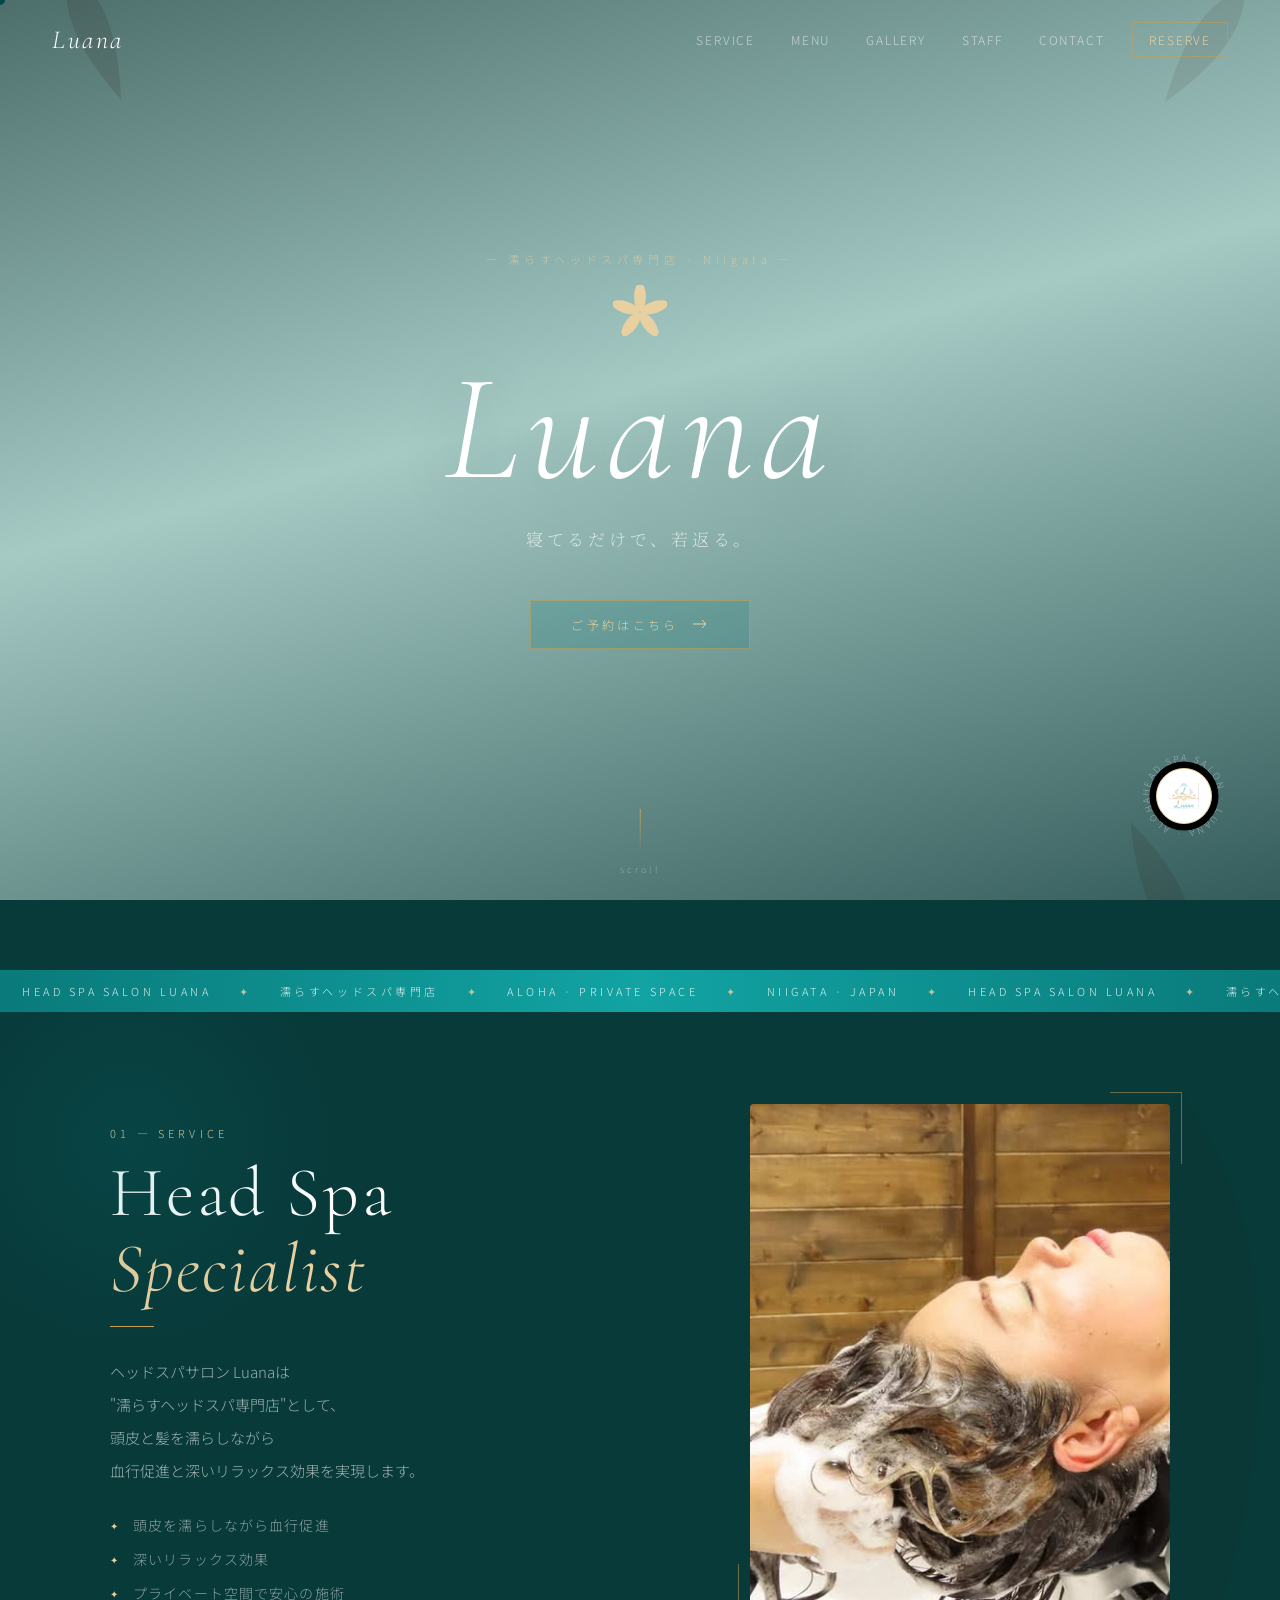
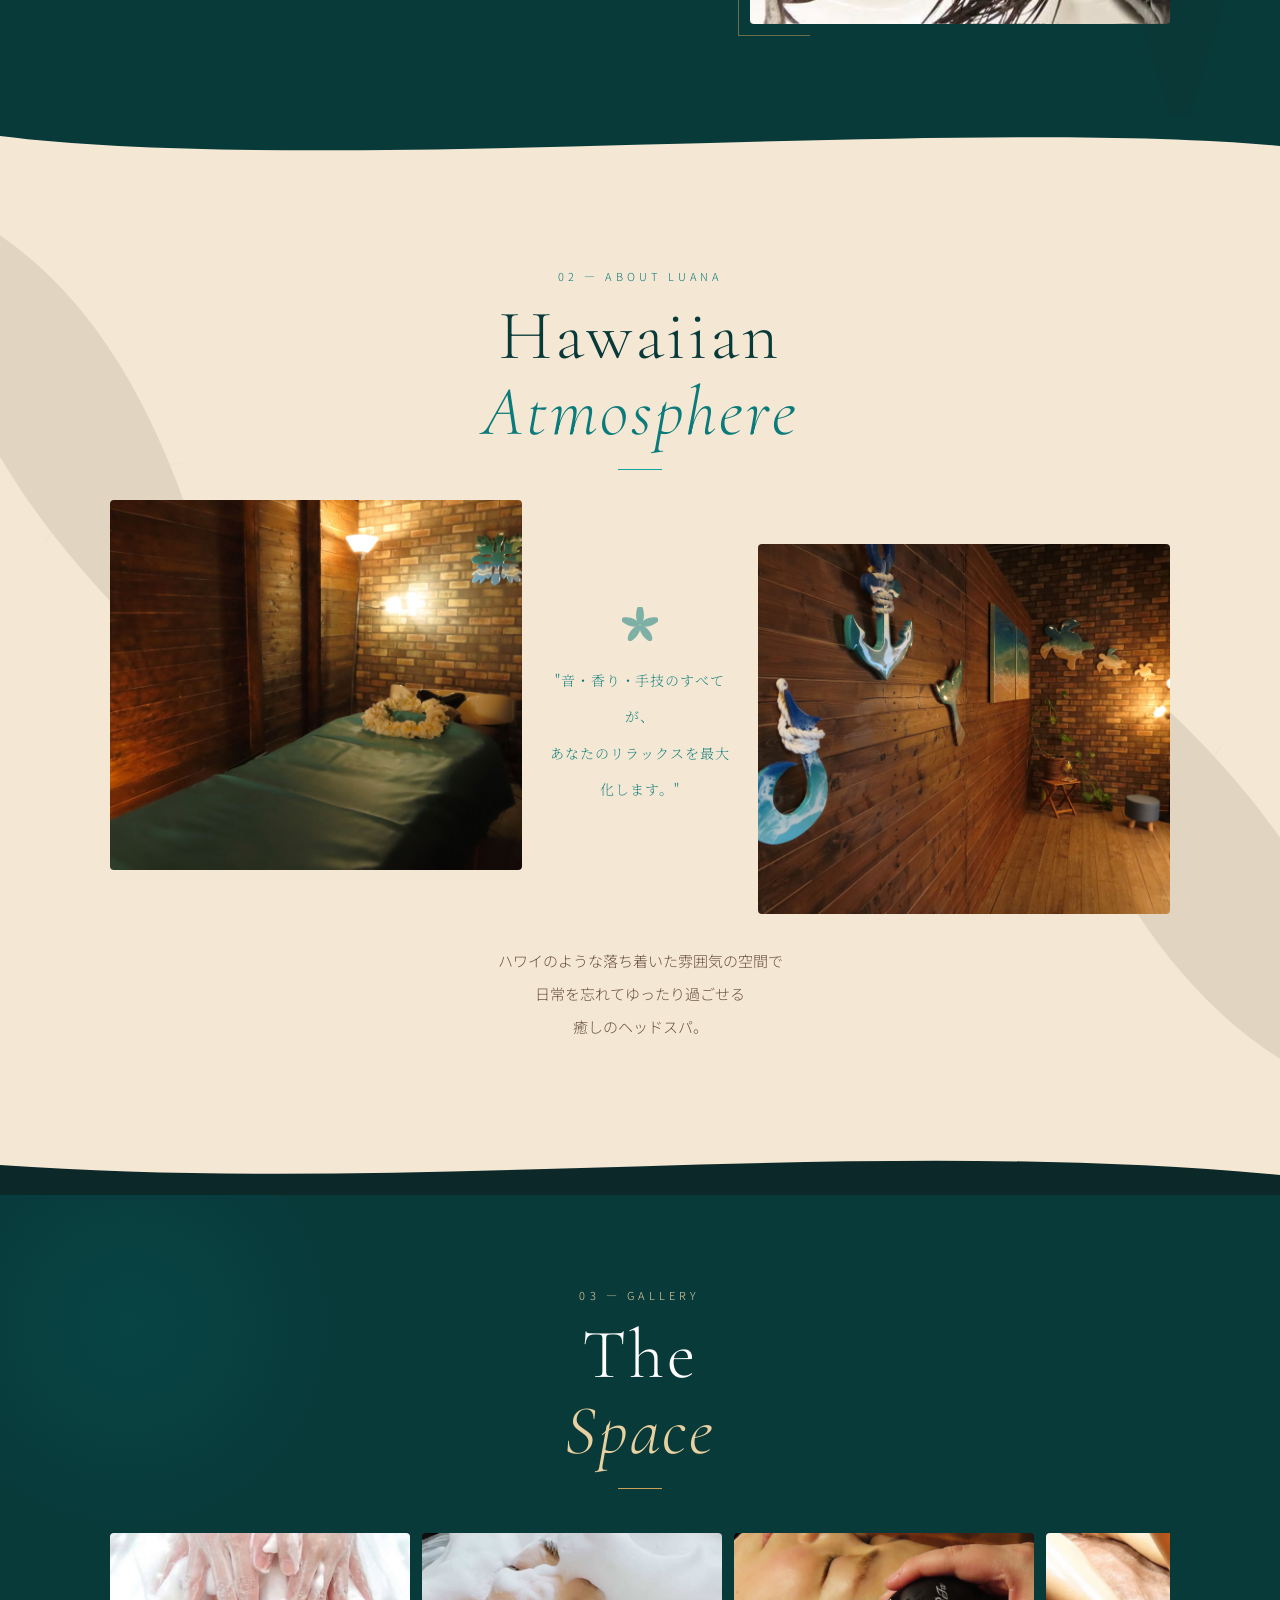
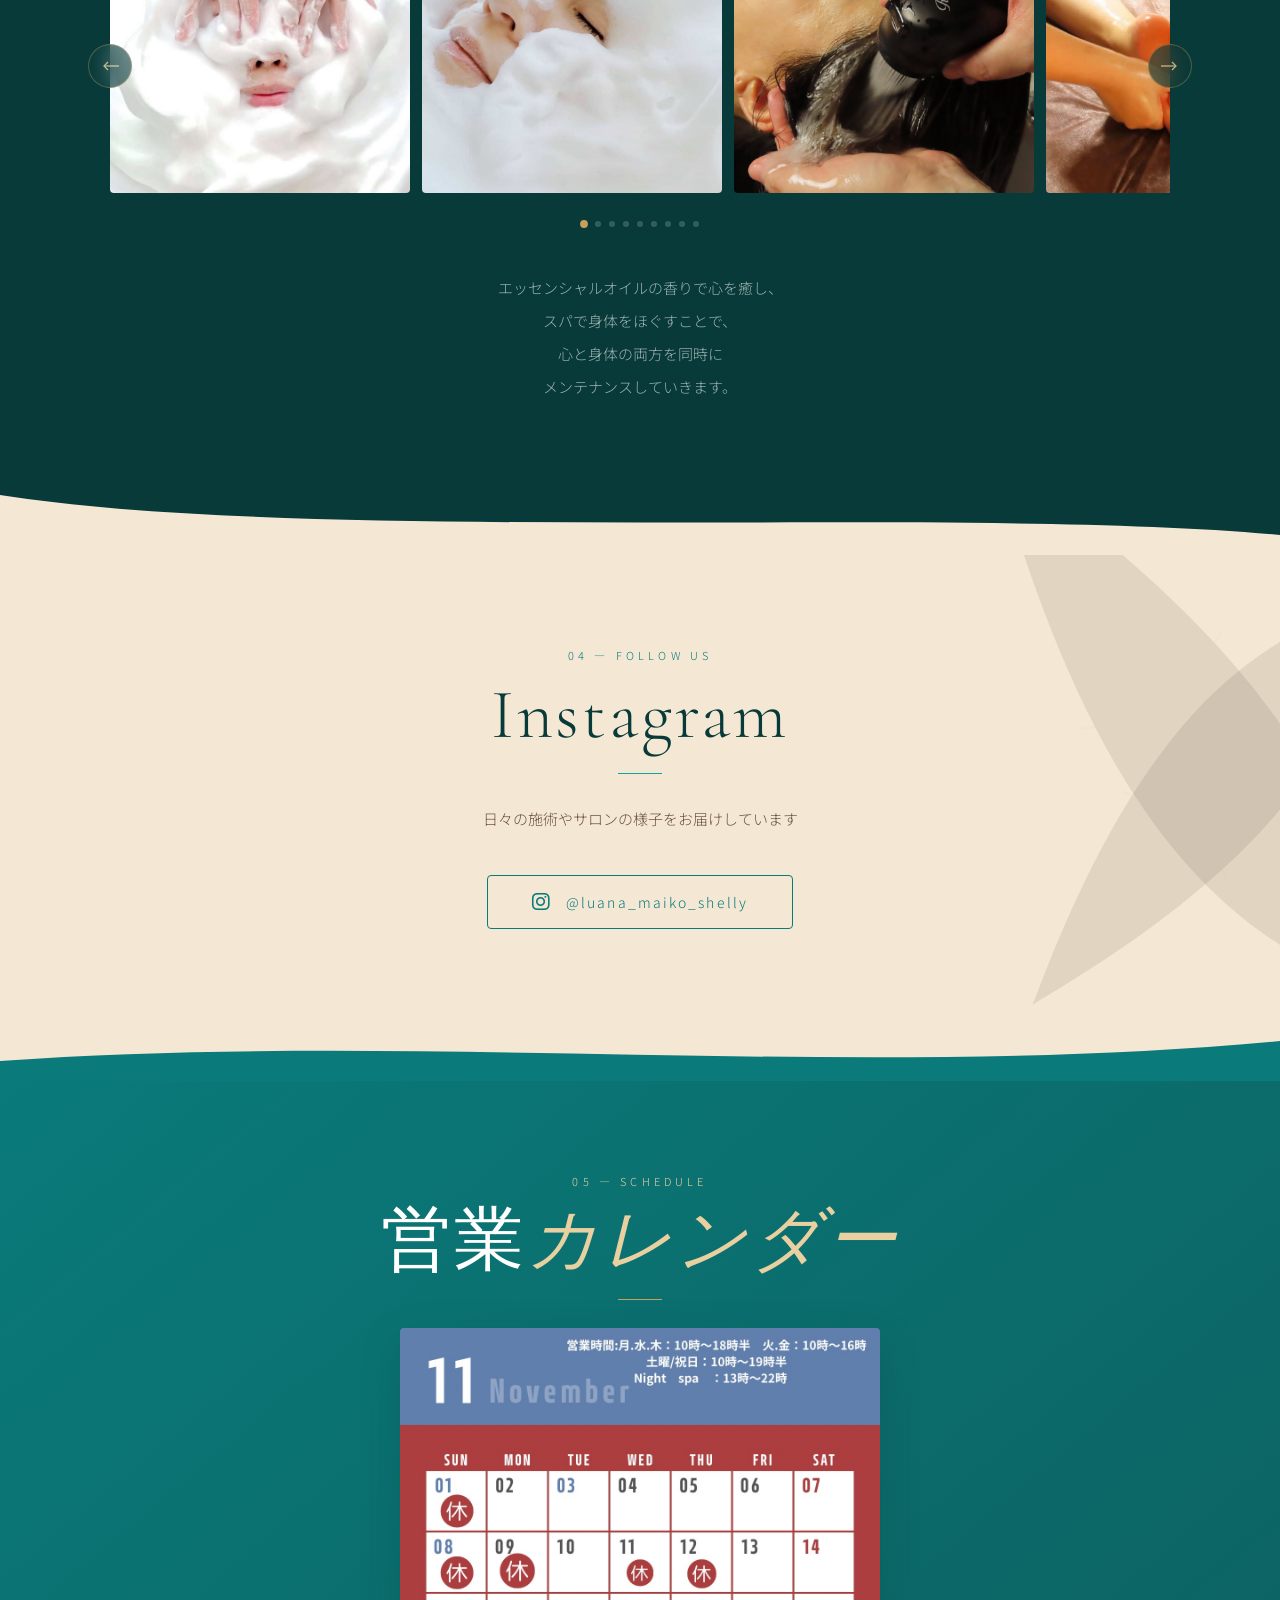
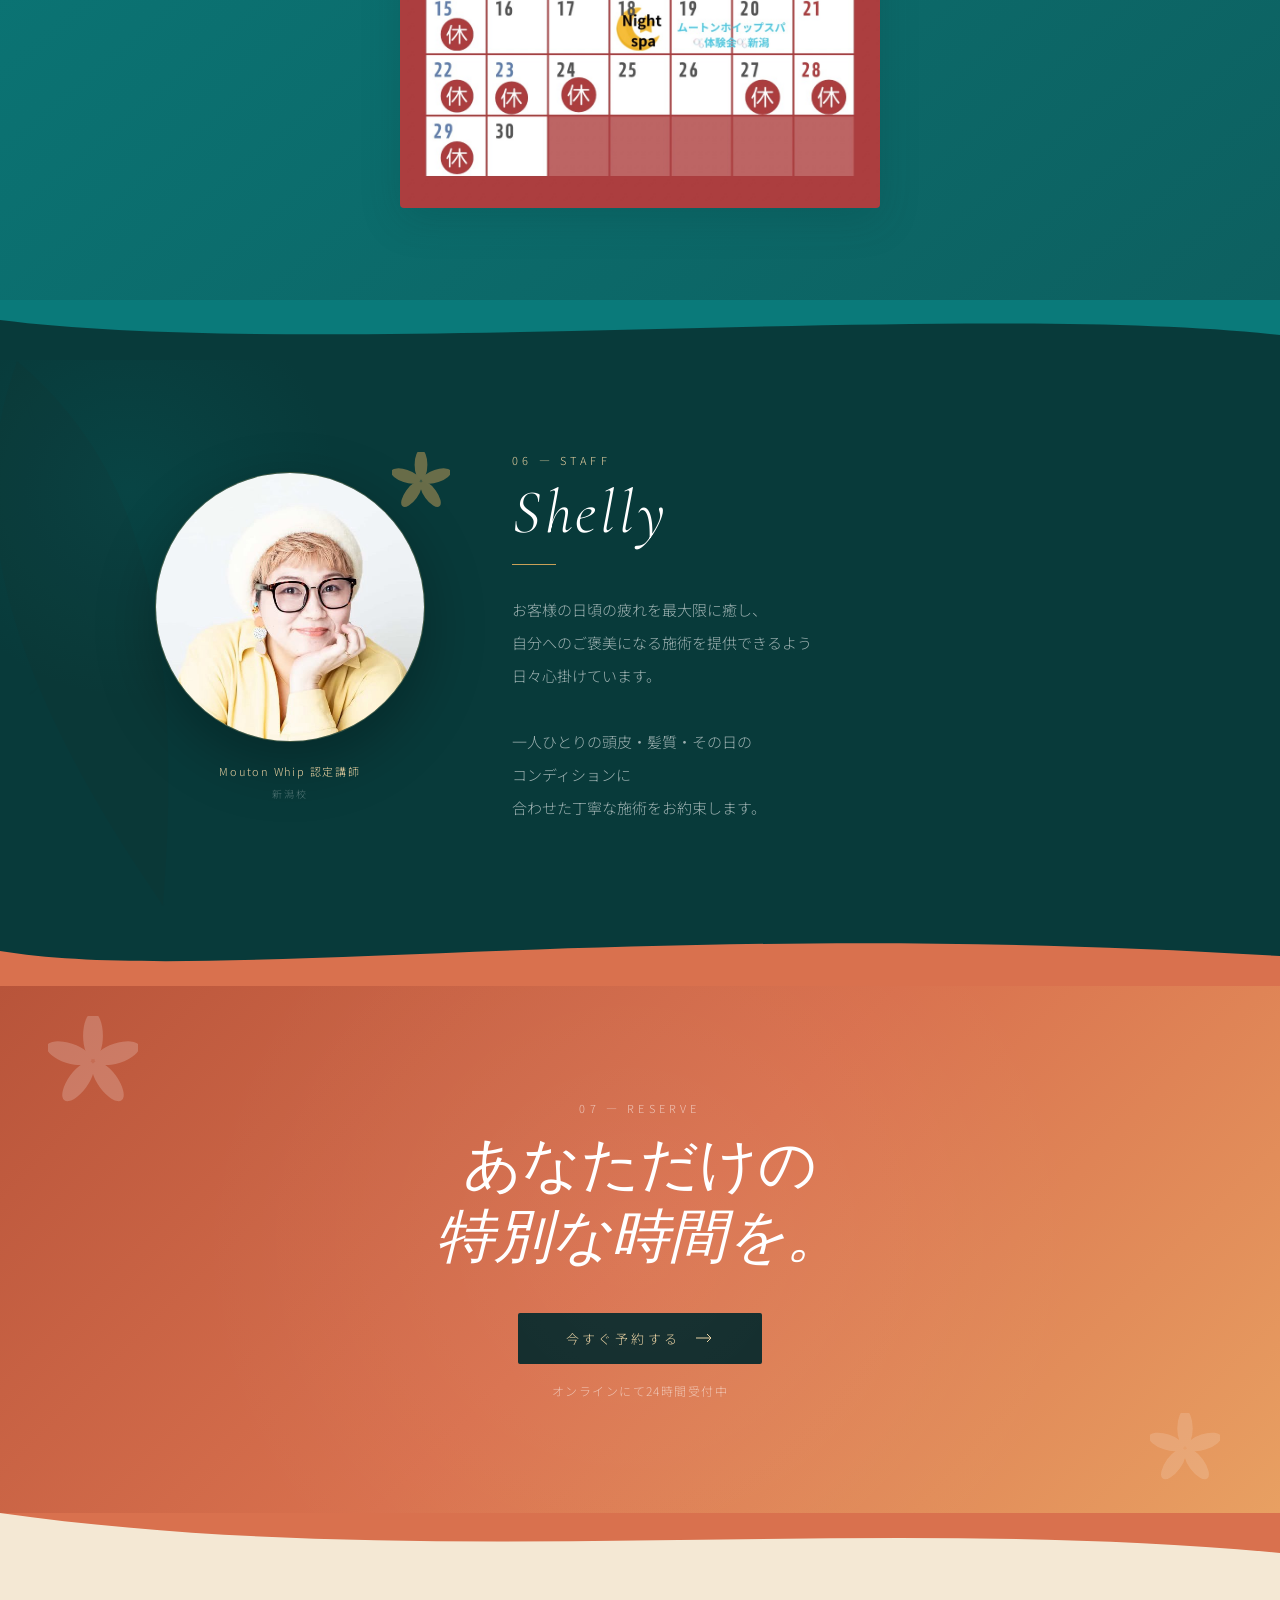
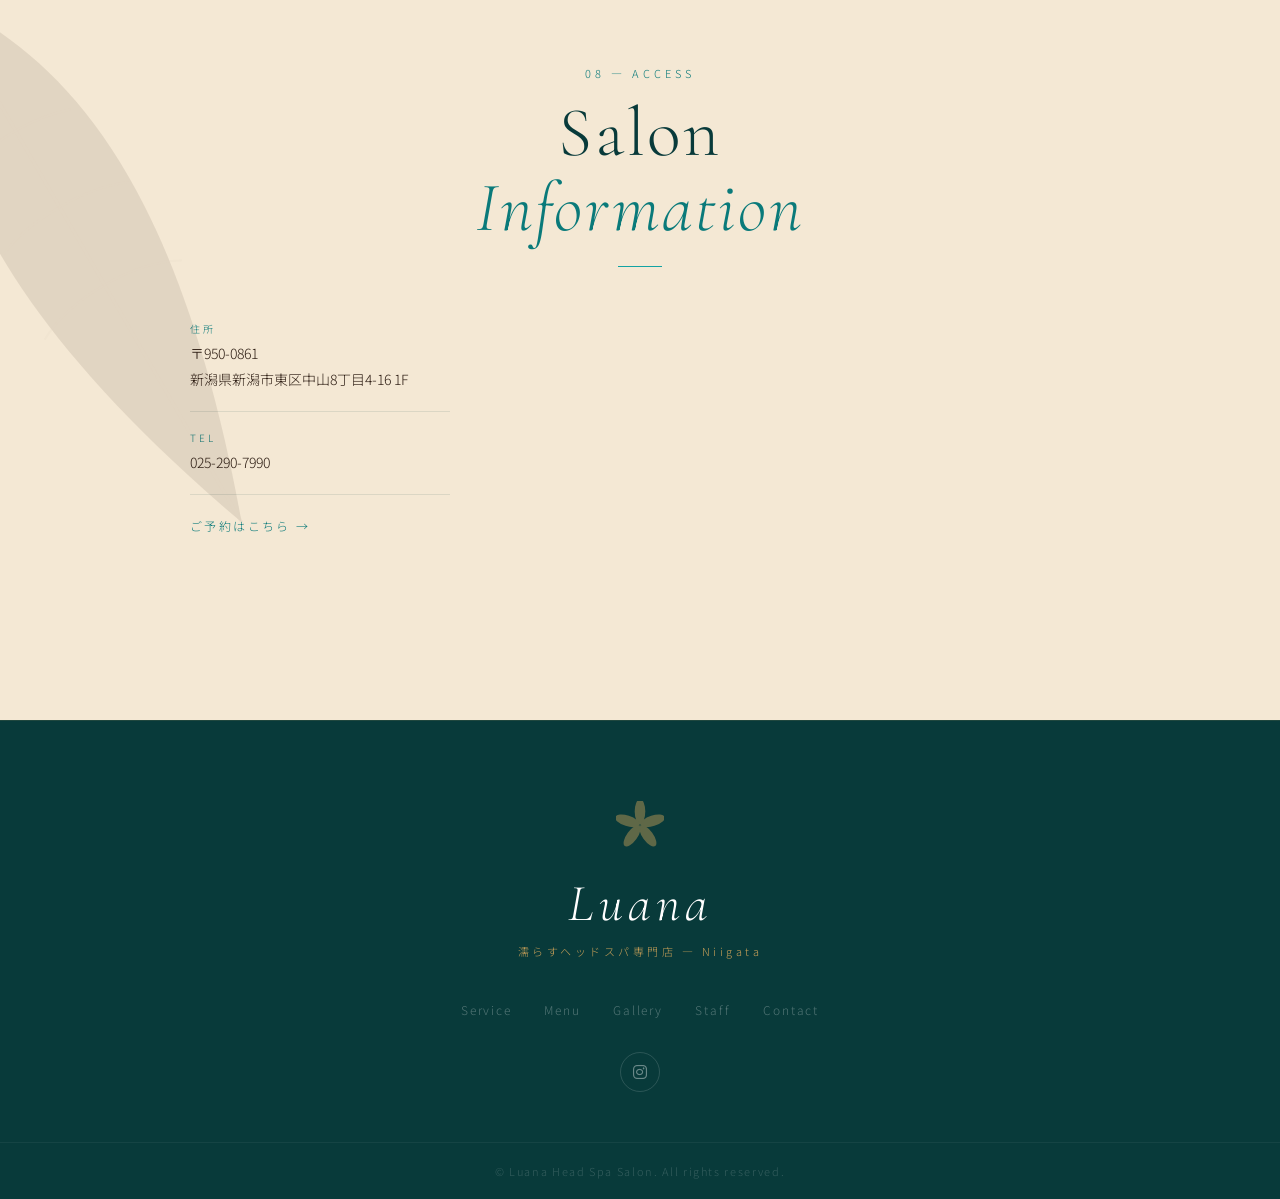
<file: index.html>
<!DOCTYPE html>
<html lang="ja">
<head>
<meta charset="UTF-8">
<meta name="viewport" content="width=device-width, initial-scale=1.0">
<title>Luana — 濡らすヘッドスパ専門店</title>
<link href="https://fonts.googleapis.com/css2?family=Cormorant+Garamond:ital,wght@0,300;0,400;1,300;1,400;1,500&family=Noto+Serif+JP:wght@200;300&family=Noto+Sans+JP:wght@200;300;400&display=swap" rel="stylesheet">
<link rel="stylesheet" href="https://cdnjs.cloudflare.com/ajax/libs/font-awesome/6.5.0/css/all.min.css">
<link rel="stylesheet" href="style.css">
<meta name="google-site-verification" content="O3hoG726tvhX1asal-WGF4yoI_s49Vpb828jJnGC_mg" />
</head>
<body>

<div class="cursor" id="cursor"></div>

<!-- SVG Defs (plumeria + palm leaf) -->
<svg width="0" height="0" style="position:absolute">
  <defs>
    <!-- Plumeria 5-petal flower -->
    <symbol id="plumeria" viewBox="0 0 100 100">
      <ellipse cx="50" cy="22" rx="11" ry="26" fill="currentColor" transform="rotate(0,50,50)"/>
      <ellipse cx="50" cy="22" rx="11" ry="26" fill="currentColor" transform="rotate(72,50,50)"/>
      <ellipse cx="50" cy="22" rx="11" ry="26" fill="currentColor" transform="rotate(144,50,50)"/>
      <ellipse cx="50" cy="22" rx="11" ry="26" fill="currentColor" transform="rotate(216,50,50)"/>
      <ellipse cx="50" cy="22" rx="11" ry="26" fill="currentColor" transform="rotate(288,50,50)"/>
      <circle cx="50" cy="50" r="8" fill="currentColor" opacity=".6"/>
    </symbol>
    <!-- Tropical leaf -->
    <symbol id="leaf" viewBox="0 0 120 280">
      <path d="M60,10 C95,60 110,130 60,270 C10,130 25,60 60,10Z" fill="currentColor"/>
      <path d="M60,10 C60,10 60,270 60,270" stroke="currentColor" stroke-width="1.5" fill="none" opacity=".3"/>
      <path d="M35,80 C50,75 70,75 85,80" stroke="currentColor" stroke-width="1" fill="none" opacity=".25"/>
      <path d="M28,120 C45,112 75,112 92,120" stroke="currentColor" stroke-width="1" fill="none" opacity=".2"/>
      <path d="M26,160 C44,150 76,150 94,160" stroke="currentColor" stroke-width="1" fill="none" opacity=".15"/>
    </symbol>
  </defs>
</svg>

<!-- ======================== HERO ======================== -->
<section class="hero">
  <video autoplay muted loop playsinline class="hero-video">
    <source src="images/795506401.041044.mp4" type="video/mp4">
  </video>
  <div class="hero-veil"></div>

  <!-- floating palm leaves -->
  <div class="hero-leaves">
    <svg class="leaf-tl" style="top:-40px;left:-55px;width:300px;opacity:.14;fill:#2a5c3e;transform:rotate(-22deg)"><use href="#leaf"/></svg>
    <svg class="leaf-tr" style="top:-30px;right:-45px;width:240px;opacity:.09;fill:#2a5c3e;transform:rotate(35deg)"><use href="#leaf"/></svg>
    <svg class="leaf-br" style="bottom:-60px;right:-60px;width:360px;opacity:.13;fill:#2a5c3e;transform:rotate(155deg)"><use href="#leaf"/></svg>
  </div>

  <div class="hero-content">
    <p class="hero-eyebrow">— 濡らすヘッドスパ専門店 · Niigata —</p>
    <!-- plumeria SVG above title -->
    <svg class="hero-plumeria" viewBox="0 0 100 100" style="color:var(--gold-lt)"><use href="#plumeria"/></svg>
    <h1 class="hero-title">Luana</h1>
    <p class="hero-tagline">寝てるだけで、若返る。</p>
    <a href="https://tol-app.jp/s/2vein6014q2k5wwbvw0y" class="hero-cta" target="_blank">
      <span>ご予約はこちら</span>
      <svg width="16" height="10" viewBox="0 0 16 10"><line x1="0" y1="5" x2="12" y2="5" stroke="currentColor" stroke-width="1"/><polyline points="9,1 13,5 9,9" fill="none" stroke="currentColor" stroke-width="1"/></svg>
    </a>
  </div>

  <div class="hero-badge">
    <svg viewBox="0 0 100 100" width="100%" height="100%" style="font-size:9.5px">
      <path id="ct" d="M50,50m-36,0a36,36 0 1,1 72,0a36,36 0 1,1-72,0"/>
      <text fill="currentColor" letter-spacing="2.6">
        <textPath href="#ct">HEAD SPA SALON · LUANA · ALOHA · </textPath>
      </text>
    </svg>
    <span class="badge-center"><img src="images/logo-icon.jpg" alt="" style="width: 30px; height: auto;"></span>
  </div>

  <div class="hero-scroll"><div class="scroll-bar"></div><span>scroll</span></div>
</section>

<!-- NAV -->
<nav id="nav">
  <a href="index.html" class="nav-brand">Luana</a>
  <div class="nav-links">
    <a href="#service">Service</a>
    <a href="menu.html">Menu</a>
    <a href="#gallery">Gallery</a>
    <a href="#staff">Staff</a>
    <a href="contact.html">Contact</a>
    <a href="https://tol-app.jp/s/2vein6014q2k5wwbvw0y" target="_blank" class="nav-btn">Reserve</a>
  </div>
  <button class="nav-hamburger" id="hamburger"><span></span><span></span></button>
</nav>
<div class="mobile-menu" id="mm">
  <a href="#service" class="mm-link">Service</a>
  <a href="menu.html" class="mm-link">Menu</a>
  <a href="#gallery" class="mm-link">Gallery</a>
  <a href="#staff" class="mm-link">Staff</a>
  <a href="contact.html" class="mm-link">Contact</a>
  <a href="https://tol-app.jp/s/2vein6014q2k5wwbvw0y" target="_blank" class="mm-link mm-reserve">Reserve</a>
</div>

<!-- WAVE DOWN from hero -->
<div class="wave-divider" style="background:var(--deep)">
  <svg viewBox="0 0 1440 70" preserveAspectRatio="none" height="70">
    <path d="M0,35 C240,70 480,0 720,35 C960,70 1200,0 1440,35 L1440,0 L0,0 Z" fill="var(--deep)"/>
  </svg>
</div>

<!-- MARQUEE -->
<div class="marquee-wrap">
  <div class="marquee-track">
    <span>HEAD SPA SALON LUANA</span><span class="marquee-dot">✦</span>
    <span>濡らすヘッドスパ専門店</span><span class="marquee-dot">✦</span>
    <span>ALOHA · PRIVATE SPACE</span><span class="marquee-dot">✦</span>
    <span>NIIGATA · JAPAN</span><span class="marquee-dot">✦</span>
    <span>HEAD SPA SALON LUANA</span><span class="marquee-dot">✦</span>
    <span>濡らすヘッドスパ専門店</span><span class="marquee-dot">✦</span>
    <span>ALOHA · PRIVATE SPACE</span><span class="marquee-dot">✦</span>
    <span>NIIGATA · JAPAN</span><span class="marquee-dot">✦</span>
  </div>
</div>

<!-- ======================== SERVICE ======================== -->
<section class="sec-deep reveal" id="service">
  <!-- tropical leaf watermark -->
  <svg style="position:absolute;bottom:-50px;right:-50px;width:300px;opacity:.05;fill:var(--gold);pointer-events:none" viewBox="0 0 120 280"><use href="#leaf"/></svg>
  <div class="split-layout" style="max-width:1060px;margin:0 auto">
    <div class="split-text">
      <span class="tag-line">01 — Service</span>
      <h2 class="title-serif" style="margin-bottom:20px">Head Spa<br><em>Specialist</em></h2>
      <div class="gold-bar"></div>
      <p class="body-prose">
        ヘッドスパサロン Luanaは<br>
        "濡らすヘッドスパ専門店"として、<br>
        頭皮と髪を濡らしながら<br>
        血行促進と深いリラックス効果を実現します。
      </p>
      <ul class="feature-list">
        <li><span class="fi">✦</span> 頭皮を濡らしながら血行促進</li>
        <li><span class="fi">✦</span> 深いリラックス効果</li>
        <li><span class="fi">✦</span> プライベート空間で安心の施術</li>
      </ul>
    </div>
    <div class="split-image">
      <img src="images/spa3.jpg" alt="service">
      <div class="img-corner-tl"></div>
      <div class="img-corner-br"></div>
    </div>
  </div>
</section>

<!-- WAVE -->
<div class="wave-divider" style="background:var(--sand)">
  <svg viewBox="0 0 1440 60" preserveAspectRatio="none" height="60">
    <path d="M0,20 C360,60 1080,0 1440,30 L1440,0 L0,0 Z" fill="var(--deep)"/>
  </svg>
</div>

<!-- ======================== ABOUT ======================== -->
<section class="sec-sand reveal center" id="about">
  <!-- leaf watermark -->
  <svg class="leaf-accent br" viewBox="0 0 120 280" style="fill:var(--palm)"><use href="#leaf"/></svg>
  <svg class="leaf-accent tl" viewBox="0 0 120 280" style="fill:var(--palm)"><use href="#leaf"/></svg>
  <div style="max-width:1060px;margin:0 auto">
    <span class="tag-line">02 — About Luana</span>
    <h2 class="title-serif" style="margin-bottom:20px">Hawaiian<br><em>Atmosphere</em></h2>
    <div class="gold-bar"></div>
    <div class="stag-grid">
      <div class="stag-img stag-top"><img src="images/spa23.jpg" alt=""></div>
      <div class="stag-mid">
        <svg class="stag-plumeria" viewBox="0 0 100 100" style="color:var(--lagoon)"><use href="#plumeria"/></svg>
        <p class="stag-quote">"音・香り・手技のすべてが、<br>あなたのリラックスを最大化します。"</p>
      </div>
      <div class="stag-img stag-btm"><img src="images/spa22.jpg" alt=""></div>
    </div>
    <p class="body-prose">
      ハワイのような落ち着いた雰囲気の空間で<br>
      日常を忘れてゆったり過ごせる<br>癒しのヘッドスパ。
    </p>
  </div>
</section>

<!-- WAVE -->
<div class="wave-divider" style="background:var(--ink)">
  <svg viewBox="0 0 1440 60" preserveAspectRatio="none" height="60">
    <path d="M0,30 C480,60 960,0 1440,40 L1440,0 L0,0 Z" fill="var(--sand)"/>
  </svg>
</div>

<!-- ======================== GALLERY ======================== -->
<section class="sec-deep reveal center" id="gallery">
  <div style="max-width:1060px;margin:0 auto">
    <span class="tag-line">03 — Gallery</span>
    <h2 class="title-serif" style="margin-bottom:20px">The<br><em>Space</em></h2>
    <div class="gold-bar"></div>

    <!-- カルーセル本体 -->
    <div class="carousel-wrap">
      <button class="carousel-arrow prev" id="gPrev" aria-label="前へ">
        <svg width="18" height="12" viewBox="0 0 18 12"><line x1="18" y1="6" x2="4" y2="6" stroke="currentColor" stroke-width="1.2"/><polyline points="7,2 3,6 7,10" fill="none" stroke="currentColor" stroke-width="1.2"/></svg>
      </button>
      <div class="carousel-track" id="gTrack">
        <div class="c-item c-tall"><img src="images/spa1.jpg" alt=""><div class="c-hover"></div></div>
        <div class="c-item"><img src="images/spa2.jpg" alt=""><div class="c-hover"></div></div>
        <div class="c-item"><img src="images/spa21.jpg" alt=""><div class="c-hover"></div></div>
        <div class="c-item c-tall"><img src="images/spa4.jpg" alt=""><div class="c-hover"></div></div>
        <div class="c-item"><img src="images/spa24.jpg" alt=""><div class="c-hover"></div></div>
        <div class="c-item"><img src="images/spa25.jpg" alt=""><div class="c-hover"></div></div>
        <div class="c-item c-tall"><img src="images/spa7.jpg" alt=""><div class="c-hover"></div></div>
        <div class="c-item"><img src="images/spa8.jpg" alt=""><div class="c-hover"></div></div>
        <div class="c-item"><img src="images/spa10.jpg" alt=""><div class="c-hover"></div></div>
      </div>
      <button class="carousel-arrow next" id="gNext" aria-label="次へ">
        <svg width="18" height="12" viewBox="0 0 18 12"><line x1="0" y1="6" x2="14" y2="6" stroke="currentColor" stroke-width="1.2"/><polyline points="11,2 15,6 11,10" fill="none" stroke="currentColor" stroke-width="1.2"/></svg>
      </button>
    </div>

    <!-- ドット -->
    <div class="carousel-dots" id="gDots"></div>

    <p class="body-prose" style="margin-top:44px">
      エッセンシャルオイルの香りで心を癒し、<br>スパで身体をほぐすことで、<br>
      心と身体の両方を同時に<br>メンテナンスしていきます。
    </p>
  </div>
</section>
   

<!-- WAVE -->
<div class="wave-divider" style="background:var(--sand)">
  <svg viewBox="0 0 1440 60" preserveAspectRatio="none" height="60">
    <path d="M0,0 C360,50 1080,10 1440,40 L1440,0 L0,0 Z" fill="var(--deep)"/>
  </svg>
</div>

<!-- ======================== INSTAGRAM ======================== -->
<section class="sec-sand reveal center">
  <svg class="leaf-accent tr" viewBox="0 0 120 280" style="fill:var(--palm)"><use href="#leaf"/></svg>
  <svg class="leaf-accent br" viewBox="0 0 120 280" style="fill:var(--palm)"><use href="#leaf"/></svg>
  <div style="max-width:600px;margin:0 auto">
    <span class="tag-line" style="color:var(--lagoon)">04 — Follow Us</span>
    <h2 class="title-serif" style="color:var(--deep);margin-bottom:20px">Instagram</h2>
    <div class="gold-bar"></div>
    <p class="body-prose" style="color:var(--text-lt);margin-bottom:22px">日々の施術やサロンの様子をお届けしています</p>
    <a href="https://www.instagram.com/luana_maiko_shelly/" target="_blank" class="insta-btn">
      <i class="fa-brands fa-instagram"></i>
      <span>@luana_maiko_shelly</span>
    </a>
  </div>
</section>

<!-- WAVE -->
<div class="wave-divider" style="background:var(--lagoon)">
  <svg viewBox="0 0 1440 60" preserveAspectRatio="none" height="60">
    <path d="M0,40 C480,10 960,60 1440,20 L1440,0 L0,0 Z" fill="var(--sand)"/>
  </svg>
</div>

<!-- ======================== SCHEDULE ======================== -->
<section class="sec-lagoon reveal center">
  <div style="max-width:700px;margin:0 auto">
    <span class="tag-line">05 — Schedule</span>
    <h2 class="title-serif" style="margin-bottom:20px">営業<em>カレンダー</em></h2>
    <div class="gold-bar"></div>
    <div class="schedule-img"><img src="images/spa32.jpg" alt="schedule"></div>
  </div>
</section>

<!-- WAVE -->
<div class="wave-divider" style="background:var(--deep)">
  <svg viewBox="0 0 1440 60" preserveAspectRatio="none" height="60">
    <path d="M0,20 C360,60 1080,0 1440,35 L1440,0 L0,0 Z" fill="var(--lagoon)"/>
  </svg>
</div>

<!-- ======================== STAFF ======================== -->
<section class="sec-deep reveal" id="staff">
  <svg style="position:absolute;top:-30px;left:-40px;width:260px;opacity:.06;fill:var(--gold);pointer-events:none;transform:rotate(-15deg)" viewBox="0 0 120 280"><use href="#leaf"/></svg>
  <div class="staff-layout">
    <div class="staff-img-side">
      <svg class="staff-plumeria" viewBox="0 0 100 100" style="color:var(--gold)"><use href="#plumeria"/></svg>
      <div class="staff-photo"><img src="images/spa11.jpg" alt="SHELLY"></div>
      <p class="staff-cert">Mouton Whip 認定講師<br><small>新潟校</small></p>
    </div>
    <div class="staff-text-side">
      <span class="tag-line">06 — Staff</span>
      <h2 class="staff-name">Shelly</h2>
      <div class="gold-bar"></div>
      <p class="body-prose">
        お客様の日頃の疲れを最大限に癒し、<br>
        自分へのご褒美になる施術を提供できるよう<br>
        日々心掛けています。<br><br>
        一人ひとりの頭皮・髪質・その日の<br>コンディションに<br>
        合わせた丁寧な施術をお約束します。
      </p>
    </div>
  </div>
</section>

<!-- WAVE into sunset -->
<div class="wave-divider" style="background:var(--sunset)">
  <svg viewBox="0 0 1440 70" preserveAspectRatio="none" height="70">
    <path d="M0,35 C240,70 720,0 1440,40 L1440,0 L0,0 Z" fill="var(--deep)"/>
  </svg>
</div>

<!-- ======================== RESERVE CTA ======================== -->
<section class="sec-sunset reveal" id="reserve">
  <!-- plumeria watermarks -->
  <svg style="position:absolute;top:30px;left:48px;width:90px;opacity:.2;color:white" viewBox="0 0 100 100"><use href="#plumeria"/></svg>
  <svg style="position:absolute;bottom:30px;right:60px;width:70px;opacity:.15;color:white" viewBox="0 0 100 100"><use href="#plumeria"/></svg>
  <div class="cta-inner">
    <span class="tag-line">07 — Reserve</span>
    <h2 class="cta-title">あなただけの<br><em>特別な時間を。</em></h2>
    <a href="https://tol-app.jp/s/2vein6014q2k5wwbvw0y" class="cta-btn" target="_blank">
      <span>今すぐ予約する</span>
      <svg width="18" height="10" viewBox="0 0 18 10"><line x1="0" y1="5" x2="14" y2="5" stroke="currentColor" stroke-width="1"/><polyline points="11,1 15,5 11,9" fill="none" stroke="currentColor" stroke-width="1"/></svg>
    </a>
    <p class="cta-note">オンラインにて24時間受付中</p>
  </div>
</section>

<!-- WAVE -->
<div class="wave-divider" style="background:var(--sand)">
  <svg viewBox="0 0 1440 60" preserveAspectRatio="none" height="60">
    <path d="M0,0 C480,60 960,0 1440,40 L1440,0 L0,0 Z" fill="var(--sunset)"/>
  </svg>
</div>

<!-- ======================== ACCESS ======================== -->
<section class="sec-sand reveal center" id="access">
  <svg class="leaf-accent tl" viewBox="0 0 120 280" style="fill:var(--palm)"><use href="#leaf"/></svg>
  <div style="max-width:1060px;margin:0 auto">
    <span class="tag-line" style="color:var(--lagoon)">08 — Access</span>
    <h2 class="title-serif" style="color:var(--deep);margin-bottom:20px">Salon<br><em>Information</em></h2>
    <div class="gold-bar"></div>
    <div class="access-grid">
      <div class="access-info">
        <div class="access-row">
          <span class="access-label">住所</span>
          <span class="access-val">〒950-0861<br>新潟県新潟市東区中山8丁目4-16 1F</span>
        </div>
        <div class="access-row">
          <span class="access-label">TEL</span>
          <span class="access-val">025-290-7990</span>
        </div>
        <a href="https://tol-app.jp/s/2vein6014q2k5wwbvw0y" class="access-link" target="_blank">ご予約はこちら →</a>
      </div>
      <div class="access-map">
        <iframe src="https://www.google.com/maps/embed?pb=!1m18!1m12!1m3!1d3147.7233417652424!2d139.0874111!3d37.9135288!2m3!1f0!2f0!3f0!3m2!1i1024!2i768!4f13.1!3m3!1m2!1s0x5ff4cbd491cc6c4f%3A0x5db7b37e631eb9e1!2z44CSOTUwLTA4NjEg5paw5r2f55yM5paw5r2f5biC5p2x5Yy65Lit5bGx77yY5LiB55uu77yU4oiS77yR77yWIDFm!5e0!3m2!1sja!2sjp!4v1773441882358!5m2!1sja!2sjp" allowfullscreen="" loading="lazy"></iframe>
      </div>
    </div>
  </div>
</section>

<!-- FOOTER -->
<footer>
  <div class="footer-top">
    <svg class="footer-plumeria" viewBox="0 0 100 100" style="color:var(--gold)"><use href="#plumeria"/></svg>
    <div class="footer-logo">Luana</div>
    <p class="footer-sub">濡らすヘッドスパ専門店 — Niigata</p>
    <nav class="footer-links">
      <a href="#service">Service</a><a href="menu.html">Menu</a>
      <a href="#gallery">Gallery</a><a href="#staff">Staff</a>
      <a href="contact.html">Contact</a>
    </nav>
    <a href="https://www.instagram.com/luana_maiko_shelly/" target="_blank" class="footer-insta">
      <i class="fa-brands fa-instagram"></i>
    </a>
  </div>
  <div class="footer-bottom">© Luana Head Spa Salon. All rights reserved.</div>
</footer>

<script>
const cursor = document.getElementById('cursor');
document.addEventListener('mousemove', e => { cursor.style.left=e.clientX+'px'; cursor.style.top=e.clientY+'px'; });
document.querySelectorAll('a,button').forEach(el => {
  el.addEventListener('mouseenter',()=>cursor.classList.add('grow'));
  el.addEventListener('mouseleave',()=>cursor.classList.remove('grow'));
});
const nav = document.getElementById('nav');
window.addEventListener('scroll',()=>{ nav.classList.toggle('solid',window.scrollY>80); });
const hbg = document.getElementById('hamburger');
const mm  = document.getElementById('mm');
hbg.addEventListener('click',()=>{ hbg.classList.toggle('open'); mm.classList.toggle('open'); });
document.querySelectorAll('.mm-link').forEach(a=>a.addEventListener('click',()=>{ hbg.classList.remove('open'); mm.classList.remove('open'); }));
const io = new IntersectionObserver(entries=>{ entries.forEach(e=>{ if(e.isIntersecting){ e.target.classList.add('in-view'); io.unobserve(e.target); } }); },{threshold:.08});
document.querySelectorAll('.reveal').forEach(el=>io.observe(el));

 // Gallery Carousel
const track = document.getElementById('gTrack');
const items = track.querySelectorAll('.c-item');
const dotsWrap = document.getElementById('gDots');
const STEP = 312; // カード幅 + gap

// ドット生成
items.forEach((_,i)=>{
  const d = document.createElement('span');
  if(i===0) d.classList.add('active');
  d.addEventListener('click',()=>{ track.scrollTo({left:i*STEP,behavior:'smooth'}); });
  dotsWrap.appendChild(d);
});
const dots = dotsWrap.querySelectorAll('span');

// アクティブドット更新
track.addEventListener('scroll',()=>{
  const idx = Math.round(track.scrollLeft / STEP);
  dots.forEach((d,i)=> d.classList.toggle('active', i===idx));
  document.getElementById('gPrev').disabled = track.scrollLeft < 10;
  document.getElementById('gNext').disabled = track.scrollLeft + track.clientWidth >= track.scrollWidth - 10;
}, {passive:true});

document.getElementById('gPrev').addEventListener('click',()=>{ track.scrollBy({left:-STEP,behavior:'smooth'}); });
document.getElementById('gNext').addEventListener('click',()=>{ track.scrollBy({left: STEP,behavior:'smooth'}); });

// マウスドラッグ対応
let drag={active:false,startX:0,scrollLeft:0};
track.addEventListener('mousedown', e=>{ drag={active:true,startX:e.pageX-track.offsetLeft,scrollLeft:track.scrollLeft}; track.classList.add('is-dragging'); });
document.addEventListener('mouseup',  ()=>{ drag.active=false; track.classList.remove('is-dragging'); });
track.addEventListener('mousemove', e=>{ if(!drag.active) return; e.preventDefault(); track.scrollLeft = drag.scrollLeft-(e.pageX-track.offsetLeft-drag.startX)*1.5; }); 
</script>
</body>
</html>
</file>
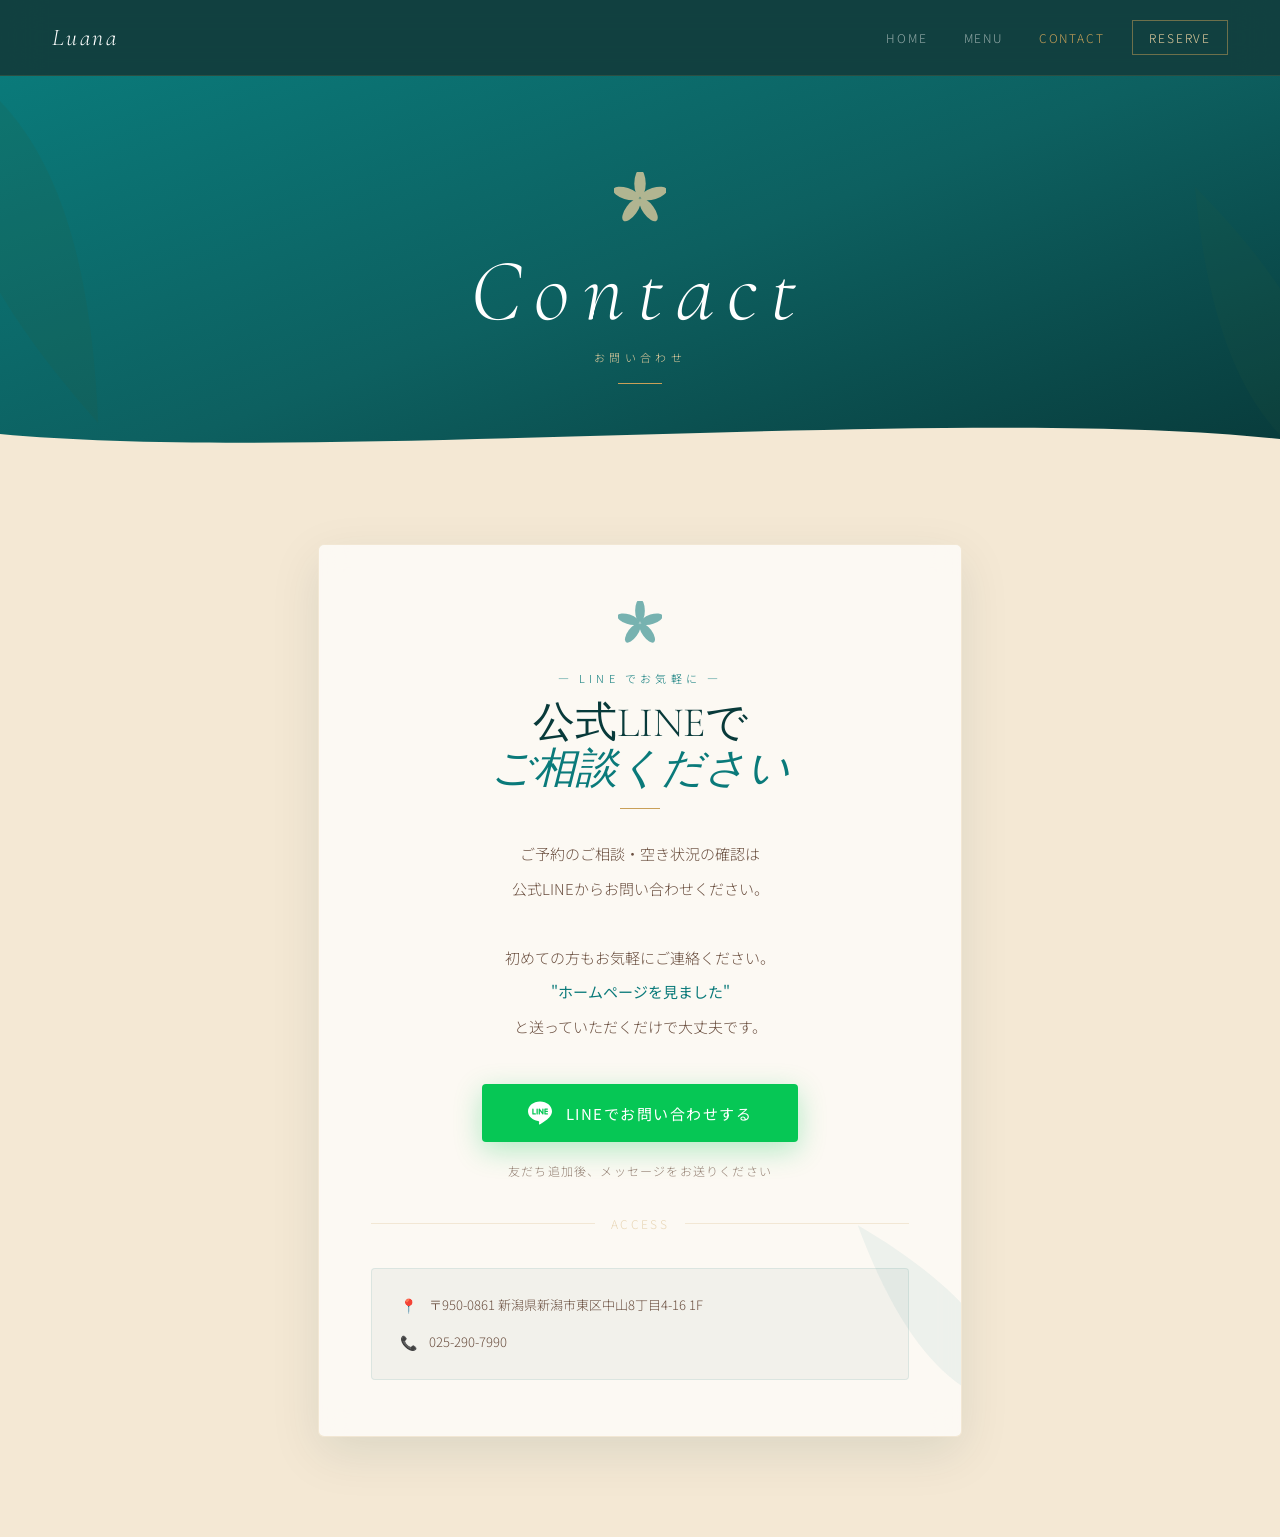
<file: contact.html>
<!DOCTYPE html>
<html lang="ja">
<head>
<meta charset="UTF-8">
<meta name="viewport" content="width=device-width, initial-scale=1.0">
<title>Contact — Luana</title>
<link href="https://fonts.googleapis.com/css2?family=Cormorant+Garamond:ital,wght@0,300;0,400;1,300;1,400&family=Noto+Serif+JP:wght@200;300&family=Noto+Sans+JP:wght@200;300;400&display=swap" rel="stylesheet">
<style>
:root{
  --lagoon:#0a7a7a; --lagoon-lt:#12a3a3; --deep:#083a3a;
  --sunset:#d9714e; --sand:#f4e8d4; --palm:#2a5c3e;
  --gold:#c9a058; --gold-lt:#e8d0a0; --cream:#fdf7ee;
  --white:#ffffff; --ink:#0d2828; --text:#2e1e14; --text-lt:#6b5040;
}
*,*::before,*::after{box-sizing:border-box;margin:0;padding:0;}
html{scroll-behavior:smooth;}
body{font-family:'Noto Sans JP',sans-serif;font-weight:300;background:var(--sand);color:var(--text);overflow-x:hidden;min-height:100vh;}

/* NAV */
nav{display:flex;align-items:center;justify-content:space-between;padding:20px 52px;
  background:rgba(8,58,58,.96);backdrop-filter:blur(20px);
  border-bottom:1px solid rgba(201,160,88,.15);position:sticky;top:0;z-index:50;}
.nav-logo{font-family:'Cormorant Garamond',serif;font-size:24px;font-style:italic;font-weight:300;color:var(--white);text-decoration:none;letter-spacing:.1em;}
.nav-logo:hover{color:var(--gold-lt);}
.nav-right{display:flex;align-items:center;gap:4px;flex-wrap:wrap;}
.nav-right a{text-decoration:none;padding:8px 16px;color:rgba(255,255,255,.55);font-size:12px;letter-spacing:.15em;text-transform:uppercase;transition:color .25s;}
.nav-right a:hover{color:var(--white);}
.nav-right a.active{color:var(--gold);}
.nav-right a.rsv{border:1px solid rgba(201,160,88,.5);color:var(--gold-lt);margin-left:8px;}
.nav-right a.rsv:hover{background:var(--gold);border-color:var(--gold);color:var(--ink);}

/* PAGE HERO */
.page-hero{
  background:linear-gradient(160deg, var(--lagoon) 0%, #0d6060 50%, var(--deep) 100%);
  padding:96px 24px 80px;
  text-align:center;
  position:relative;overflow:hidden;
}
/* tropical leaf SVG watermarks */
.page-hero::before,.page-hero::after{
  content:'';position:absolute;pointer-events:none;
  background:url("data:image/svg+xml,%3Csvg xmlns='http://www.w3.org/2000/svg' viewBox='0 0 120 280'%3E%3Cpath d='M60,10 C95,60 110,130 60,270 C10,130 25,60 60,10Z' fill='%232a5c3e'/%3E%3C/svg%3E") no-repeat;
  background-size:contain;
}
.page-hero::before{width:320px;height:420px;top:-70px;left:-70px;transform:rotate(-22deg);opacity:.14;}
.page-hero::after {width:260px;height:340px;bottom:-60px;right:-60px;transform:rotate(155deg);opacity:.12;}
/* wave bottom */
.page-hero-wave{position:absolute;bottom:0;left:0;right:0;line-height:0;}
.page-hero-wave svg{display:block;width:100%;}

.hero-plumeria{width:52px;margin:0 auto 18px;opacity:.75;}
.page-hero h1{
  font-family:'Cormorant Garamond',serif;
  font-size:clamp(54px,10vw,88px);
  font-weight:300;font-style:italic;
  color:var(--white);letter-spacing:.15em;line-height:1;margin-bottom:14px;
}
.page-hero p{font-size:11px;letter-spacing:.4em;color:var(--gold-lt);text-transform:uppercase;}
.hero-rule{width:44px;height:1px;background:var(--gold);margin:18px auto 0;}

/* MAIN CONTENT */
.contact-main{
  max-width:700px;margin:0 auto;padding:80px 28px 100px;
}

/* CARD */
.contact-card{
  background:rgba(255,255,255,.72);
  backdrop-filter:blur(14px);
  border-radius:6px;
  border:1px solid rgba(201,160,88,.2);
  box-shadow:0 16px 50px rgba(8,58,58,.1);
  padding:56px 52px;
  text-align:center;
  position:relative;overflow:hidden;
  animation:fadeUp .9s cubic-bezier(.22,1,.36,1) both;
}
@keyframes fadeUp{from{opacity:0;transform:translateY(28px);}to{opacity:1;transform:translateY(0);}}

/* subtle leaf in card corner */
.card-leaf{
  position:absolute;bottom:-40px;right:-40px;
  width:200px;opacity:.06;pointer-events:none;
  background:url("data:image/svg+xml,%3Csvg xmlns='http://www.w3.org/2000/svg' viewBox='0 0 120 280'%3E%3Cpath d='M60,10 C95,60 110,130 60,270 C10,130 25,60 60,10Z' fill='%230a7a7a'/%3E%3C/svg%3E") no-repeat;
  background-size:contain;height:260px;
  transform:rotate(140deg);
}

.card-plumeria{width:44px;margin:0 auto 20px;opacity:.55;}

.card-tag{
  font-size:11px;letter-spacing:.38em;text-transform:uppercase;
  color:var(--lagoon);margin-bottom:14px;display:block;
}
.card-title{
  font-family:'Cormorant Garamond',serif;
  font-size:clamp(28px,5vw,42px);
  font-weight:300;line-height:1.1;
  color:var(--deep);margin-bottom:16px;
}
.card-title em{font-style:italic;color:var(--lagoon);}
.card-rule{width:40px;height:1px;background:var(--gold);margin:0 auto 28px;}

.card-body{
  font-size:15px;font-weight:300;line-height:2.3;
  color:var(--text-lt);margin-bottom:40px;
}

/* LINE button */
.line-btn{
  display:inline-flex;align-items:center;gap:14px;
  padding:17px 46px;
  background:#06C755;color:var(--white);
  text-decoration:none;border-radius:4px;
  font-size:15px;font-weight:400;letter-spacing:.1em;
  box-shadow:0 8px 28px rgba(6,199,85,.3);
  transition:transform .3s,box-shadow .3s;
}
.line-btn:hover{transform:translateY(-3px);box-shadow:0 14px 36px rgba(6,199,85,.38);}
.line-btn svg{width:24px;height:24px;flex-shrink:0;}

.card-note{
  margin-top:20px;font-size:12px;
  letter-spacing:.1em;color:var(--text-lt);opacity:.7;
}

/* divider */
.card-divider{
  display:flex;align-items:center;gap:16px;
  margin:36px 0;color:rgba(201,160,88,.4);
  font-size:12px;letter-spacing:.2em;
}
.card-divider::before,.card-divider::after{
  content:'';flex:1;height:1px;background:rgba(201,160,88,.2);
}

/* access mini */
.access-mini{
  display:flex;flex-direction:column;gap:12px;
  text-align:left;background:rgba(8,58,58,.04);
  border-radius:4px;padding:24px 28px;
  border:1px solid rgba(10,122,122,.1);
}
.access-row{display:flex;align-items:flex-start;gap:12px;}
.access-icon{color:var(--lagoon);font-size:14px;flex-shrink:0;margin-top:2px;}
.access-val{font-size:13px;color:var(--text-lt);line-height:1.9;font-weight:300;}

/* WAVE BG element below card */
.wave-bg{display:block;width:100%;overflow:hidden;line-height:0;margin-top:60px;}
.wave-bg svg{display:block;width:100%;}

/* RESPONSIVE */
@media(max-width:640px){
  nav{padding:18px 20px;}
  .nav-right a{font-size:11px;padding:7px 10px;}
  .contact-card{padding:36px 24px;}
  .contact-main{padding:52px 16px 80px;}
  .page-hero{padding:76px 20px 70px;}
}
</style>
</head>
<body>

<!-- Plumeria symbol -->
<svg width="0" height="0" style="position:absolute">
  <defs>
    <symbol id="plu" viewBox="0 0 100 100">
      <ellipse cx="50" cy="22" rx="11" ry="26" fill="currentColor" transform="rotate(0,50,50)"/>
      <ellipse cx="50" cy="22" rx="11" ry="26" fill="currentColor" transform="rotate(72,50,50)"/>
      <ellipse cx="50" cy="22" rx="11" ry="26" fill="currentColor" transform="rotate(144,50,50)"/>
      <ellipse cx="50" cy="22" rx="11" ry="26" fill="currentColor" transform="rotate(216,50,50)"/>
      <ellipse cx="50" cy="22" rx="11" ry="26" fill="currentColor" transform="rotate(288,50,50)"/>
      <circle cx="50" cy="50" r="8" fill="currentColor" opacity=".6"/>
    </symbol>
  </defs>
</svg>

<nav>
  <a href="index.html" class="nav-logo">Luana</a>
  <div class="nav-right">
    <a href="index.html">Home</a>
    <a href="menu.html">Menu</a>
    <a href="contact.html" class="active">Contact</a>
    <a href="https://tol-app.jp/s/2vein6014q2k5wwbvw0y" target="_blank" class="rsv">Reserve</a>
  </div>
</nav>

<div class="page-hero">
  <svg class="hero-plumeria" viewBox="0 0 100 100" style="color:var(--gold-lt)"><use href="#plu"/></svg>
  <h1>Contact</h1>
  <p>お問い合わせ</p>
  <div class="hero-rule"></div>
  <div class="page-hero-wave">
    <svg viewBox="0 0 1440 60" preserveAspectRatio="none" height="60">
      <path d="M0,30 C360,60 1080,0 1440,35 L1440,60 L0,60 Z" fill="var(--sand)"/>
    </svg>
  </div>
</div>

<div class="contact-main">

  <div class="contact-card">
    <div class="card-leaf"></div>

    <svg class="card-plumeria" viewBox="0 0 100 100" style="color:var(--lagoon)"><use href="#plu"/></svg>
    <span class="card-tag">— LINE でお気軽に —</span>
    <h2 class="card-title">公式LINEで<br><em>ご相談ください</em></h2>
    <div class="card-rule"></div>

    <p class="card-body">
      ご予約のご相談・空き状況の確認は<br>
      公式LINEからお問い合わせください。<br><br>
      初めての方もお気軽にご連絡ください。<br>
      <strong style="font-weight:400;color:var(--lagoon)">"ホームページを見ました"</strong><br>
      と送っていただくだけで大丈夫です。
    </p>

    <a href="https://lin.ee/OgkEGmP" target="_blank" class="line-btn">
      <!-- LINE official icon -->
      <svg viewBox="0 0 24 24" fill="white"><path d="M19.365 9.863c.349 0 .63.285.63.631 0 .345-.281.63-.63.63H17.61v1.125h1.755c.349 0 .63.283.63.63 0 .344-.281.629-.63.629h-2.386c-.345 0-.627-.285-.627-.629V8.108c0-.345.282-.63.627-.63h2.386c.349 0 .63.285.63.63 0 .349-.281.63-.63.63H17.61v1.125h1.755zm-3.855 3.016c0 .27-.174.51-.432.596-.064.021-.133.031-.199.031-.211 0-.391-.09-.51-.25l-2.443-3.317v2.94c0 .344-.279.629-.631.629-.346 0-.626-.285-.626-.629V8.108c0-.27.173-.51.43-.595.06-.023.136-.033.194-.033.195 0 .375.104.495.254l2.462 3.33V8.108c0-.345.282-.63.63-.63.345 0 .63.285.63.63v4.771zm-5.741 0c0 .344-.282.629-.631.629-.345 0-.627-.285-.627-.629V8.108c0-.345.282-.63.627-.63.349 0 .631.285.631.63v4.771zm-2.466.629H4.917c-.345 0-.63-.285-.63-.629V8.108c0-.345.285-.63.63-.63.348 0 .63.285.63.63v4.141h1.756c.348 0 .629.283.629.63 0 .344-.281.629-.629.629M24 10.314C24 4.943 18.615.572 12 .572S0 4.943 0 10.314c0 4.811 4.27 8.842 10.035 9.608.391.082.923.258 1.058.59.12.301.079.766.038 1.08l-.164 1.02c-.045.301-.24 1.186 1.049.645 1.291-.539 6.916-4.078 9.436-6.975C23.176 14.393 24 12.458 24 10.314"/></svg>
      <span>LINEでお問い合わせする</span>
    </a>
    <p class="card-note">友だち追加後、メッセージをお送りください</p>

    <div class="card-divider">ACCESS</div>

    <div class="access-mini">
      <div class="access-row">
        <span class="access-icon">📍</span>
        <span class="access-val">〒950-0861 新潟県新潟市東区中山8丁目4-16 1F</span>
      </div>
      <div class="access-row">
        <span class="access-icon">📞</span>
        <span class="access-val">025-290-7990</span>
      </div>
    </div>
  </div>

</div>

</body>
</html>
</file>
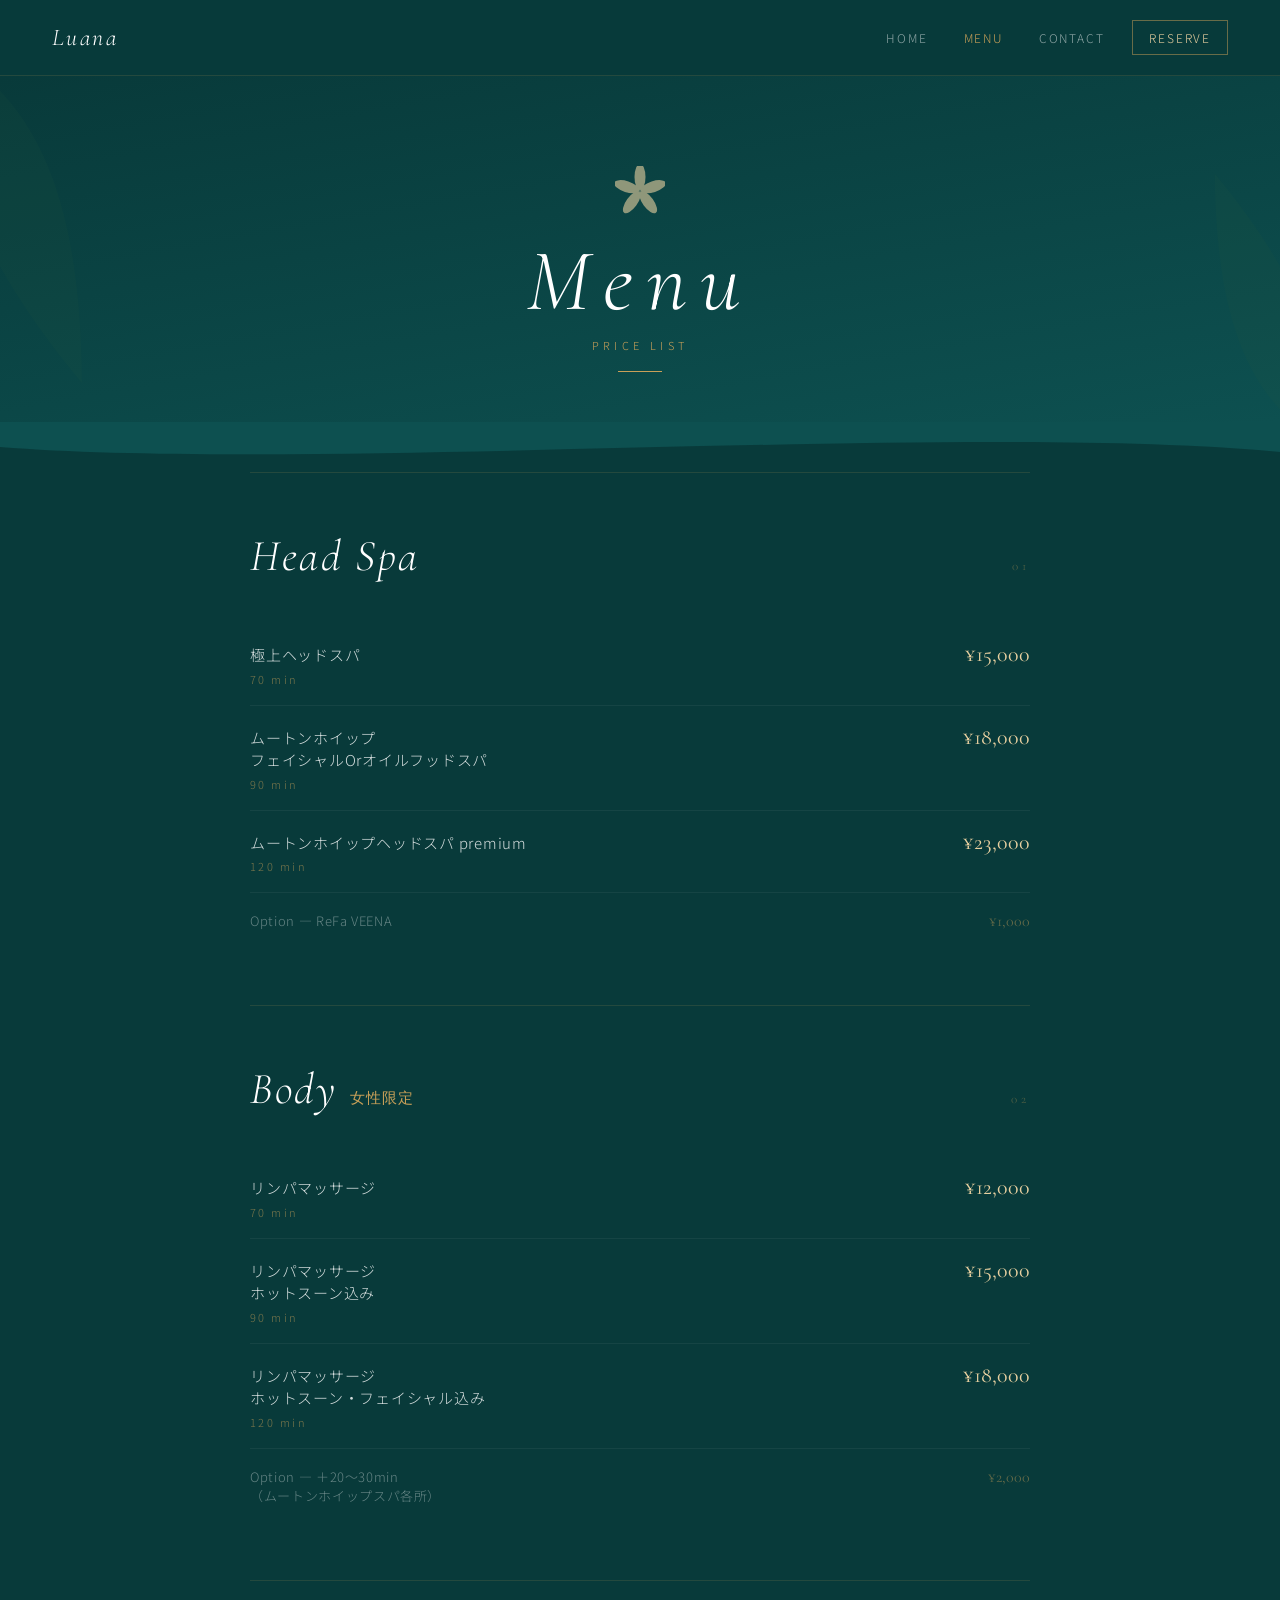
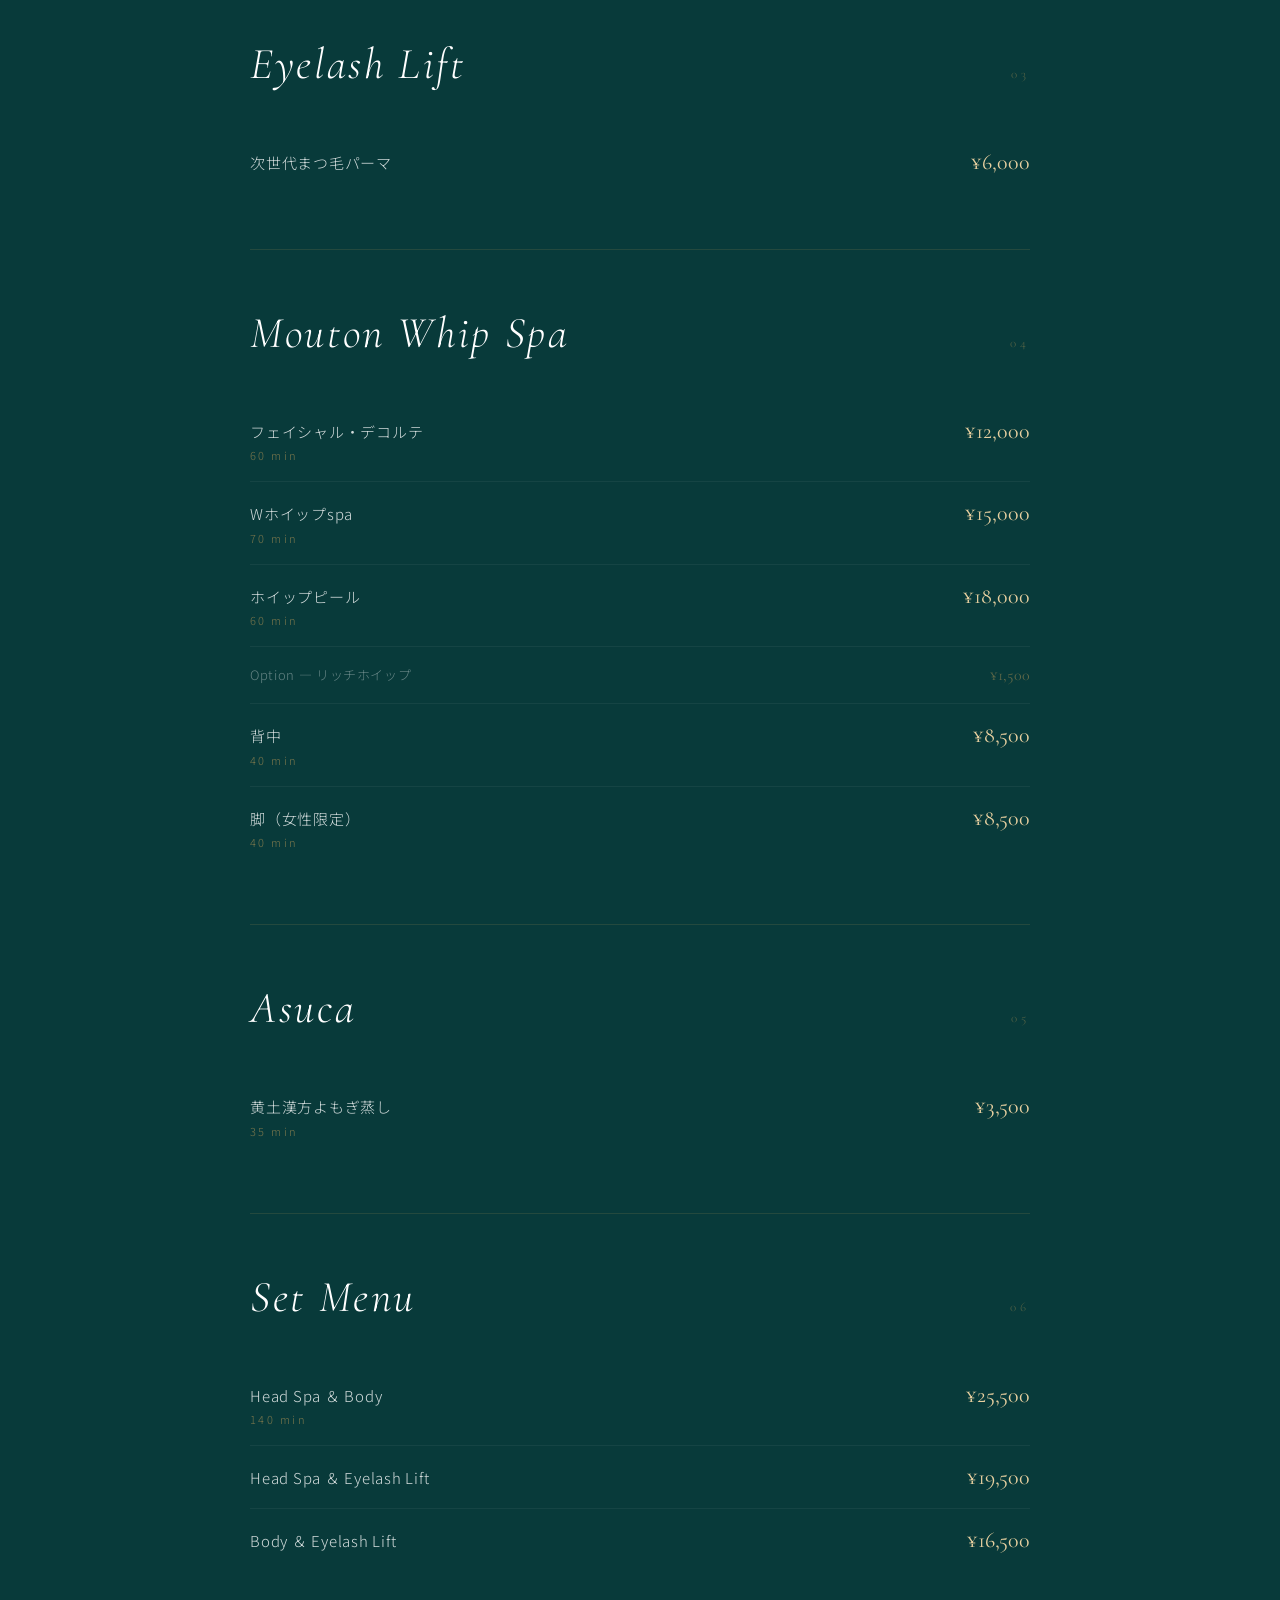
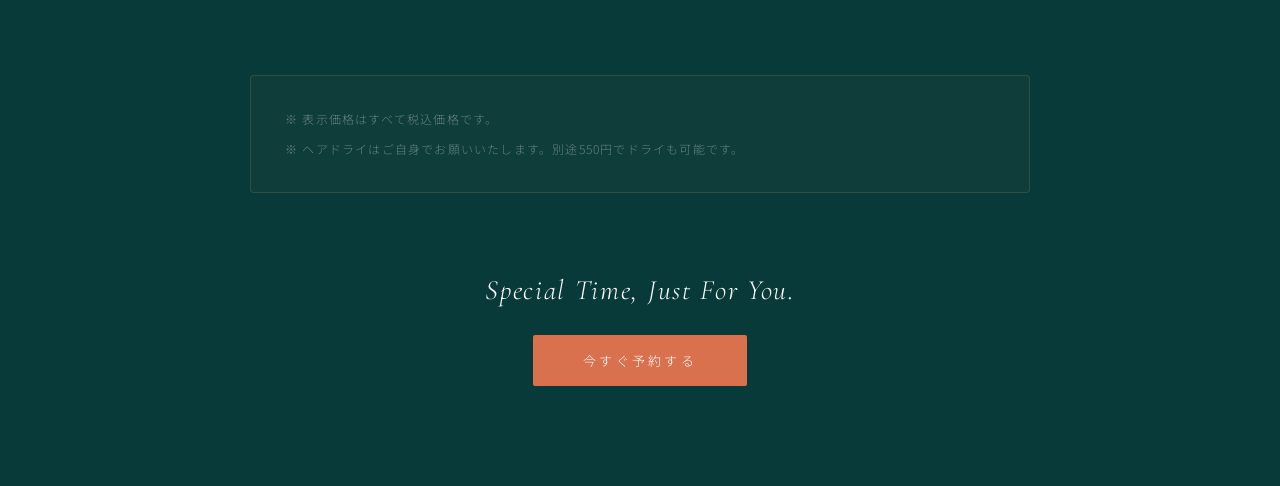
<file: menu.html>
<!DOCTYPE html>
<html lang="ja">
<head>
<meta charset="UTF-8">
<meta name="viewport" content="width=device-width, initial-scale=1.0">
<title>Menu — Luana</title>
<link href="https://fonts.googleapis.com/css2?family=Cormorant+Garamond:ital,wght@0,300;0,400;1,300;1,400&family=Noto+Sans+JP:wght@200;300;400&display=swap" rel="stylesheet">
<style>
:root{
  --lagoon:#0a7a7a; --lagoon-lt:#12a3a3; --deep:#083a3a;
  --sunset:#d9714e; --sand:#f4e8d4; --palm:#2a5c3e;
  --gold:#c9a058; --gold-lt:#e8d0a0; --cream:#fdf7ee;
  --white:#ffffff; --ink:#0d2828; --text:#2e1e14; --text-lt:#6b5040;
}
*,*::before,*::after{box-sizing:border-box;margin:0;padding:0;}
html{scroll-behavior:smooth;}
body{font-family:'Noto Sans JP',sans-serif;font-weight:300;background:var(--deep);color:var(--white);overflow-x:hidden;}

/* NAV */
nav{display:flex;align-items:center;justify-content:space-between;padding:20px 52px;
  background:rgba(8,58,58,.95);backdrop-filter:blur(20px);
  border-bottom:1px solid rgba(201,160,88,.15);position:sticky;top:0;z-index:50;}
.nav-logo{font-family:'Cormorant Garamond',serif;font-size:24px;font-style:italic;font-weight:300;color:var(--white);text-decoration:none;letter-spacing:.1em;}
.nav-logo:hover{color:var(--gold-lt);}
.nav-right{display:flex;align-items:center;gap:4px;flex-wrap:wrap;}
.nav-right a{text-decoration:none;padding:8px 16px;color:rgba(255,255,255,.55);font-size:12px;letter-spacing:.15em;text-transform:uppercase;transition:color .25s;}
.nav-right a:hover{color:var(--white);}
.nav-right a.active{color:var(--gold);}
.nav-right a.rsv{border:1px solid rgba(201,160,88,.5);color:var(--gold-lt);margin-left:8px;}
.nav-right a.rsv:hover{background:var(--gold);border-color:var(--gold);color:var(--ink);}

/* HEADER */
.page-header{
  text-align:center;padding:90px 24px 50px;
  background:linear-gradient(170deg,var(--deep) 0%,#0d5050 100%);
  position:relative;overflow:hidden;
}
/* tropical leaf watermarks */
.page-header::before,.page-header::after{
  content:'';position:absolute;pointer-events:none;
  background:url("data:image/svg+xml,%3Csvg xmlns='http://www.w3.org/2000/svg' viewBox='0 0 120 280'%3E%3Cpath d='M60,10 C95,60 110,130 60,270 C10,130 25,60 60,10Z' fill='%232a5c3e'/%3E%3C/svg%3E") no-repeat;
  background-size:contain;opacity:.1;
}
.page-header::before{width:280px;height:370px;top:-60px;left:-60px;transform:rotate(-20deg);}
.page-header::after {width:230px;height:300px;bottom:-50px;right:-50px;transform:rotate(160deg);}
.header-plumeria{width:50px;margin:0 auto 16px;opacity:.6;}
.page-header h1{font-family:'Cormorant Garamond',serif;font-size:clamp(54px,10vw,88px);font-weight:300;font-style:italic;letter-spacing:.15em;color:var(--white);line-height:1;margin-bottom:12px;}
.page-header p{font-size:11px;letter-spacing:.4em;color:var(--gold);text-transform:uppercase;}
.header-rule{width:44px;height:1px;background:var(--gold);margin:18px auto 0;}

/* WAVE */
.wave{display:block;width:100%;overflow:hidden;line-height:0;background:var(--sand);}
.wave svg{display:block;width:100%;}

/* CONTAINER */
.container{max-width:860px;margin:0 auto;padding:0 40px 100px;}

/* BLOCK */
.menu-block{border-top:1px solid rgba(201,160,88,.14);padding:56px 0;}
.block-head{display:flex;align-items:baseline;justify-content:space-between;margin-bottom:40px;}
.block-title{font-family:'Cormorant Garamond',serif;font-size:clamp(28px,5vw,44px);font-weight:300;font-style:italic;color:var(--white);letter-spacing:.06em;}
.block-num{font-family:'Cormorant Garamond',serif;font-size:13px;letter-spacing:.3em;color:rgba(201,160,88,.4);}

/* ITEM */
.item{display:flex;align-items:baseline;justify-content:space-between;padding:18px 0;border-bottom:1px solid rgba(255,255,255,.05);gap:20px;transition:opacity .25s;}
.item:hover{opacity:.8;}
.item:last-of-type{border-bottom:none;}
.item-name{font-size:15px;font-weight:300;color:rgba(255,255,255,.82);line-height:1.5;letter-spacing:.05em;}
.item-dur{font-size:11px;letter-spacing:.22em;color:rgba(201,160,88,.6);margin-top:4px;}
.item-price{font-family:'Cormorant Garamond',serif;font-size:22px;font-weight:400;color:var(--gold-lt);white-space:nowrap;flex-shrink:0;}
.item.opt .item-name{font-size:13px;color:rgba(255,255,255,.38);}
.item.opt .item-price{font-size:16px;color:rgba(201,160,88,.45);}

/* NOTE */
.note{margin-top:48px;padding:28px 34px;border:1px solid rgba(201,160,88,.18);border-radius:4px;background:rgba(201,160,88,.04);}
.note p{font-size:12px;letter-spacing:.1em;color:rgba(255,255,255,.35);line-height:2.5;}

/* RESERVE */
.reserve-wrap{text-align:center;padding:80px 0 0;}
.rsv-title{font-family:'Cormorant Garamond',serif;font-size:28px;font-style:italic;font-weight:300;color:var(--white);letter-spacing:.06em;margin-bottom:28px;}
.rsv-btn{display:inline-flex;align-items:center;gap:14px;padding:16px 50px;background:var(--sunset);color:var(--white);text-decoration:none;font-size:13px;letter-spacing:.25em;text-transform:uppercase;border-radius:2px;transition:opacity .3s,transform .3s;}
.rsv-btn:hover{opacity:.88;transform:translateY(-3px);}

/* RESPONSIVE */
@media(max-width:640px){
  nav{padding:18px 20px;}
  .nav-right a{font-size:11px;padding:7px 10px;}
  .container{padding:0 20px 80px;}
  .page-header{padding:72px 20px 36px;}
  .block-head{flex-direction:column;gap:4px;}
  .note{padding:20px 18px;}
}
</style>
</head>
<body>

<!-- shared plumeria symbol -->
<svg width="0" height="0" style="position:absolute">
  <defs>
    <symbol id="plu" viewBox="0 0 100 100">
      <ellipse cx="50" cy="22" rx="11" ry="26" fill="currentColor" transform="rotate(0,50,50)"/>
      <ellipse cx="50" cy="22" rx="11" ry="26" fill="currentColor" transform="rotate(72,50,50)"/>
      <ellipse cx="50" cy="22" rx="11" ry="26" fill="currentColor" transform="rotate(144,50,50)"/>
      <ellipse cx="50" cy="22" rx="11" ry="26" fill="currentColor" transform="rotate(216,50,50)"/>
      <ellipse cx="50" cy="22" rx="11" ry="26" fill="currentColor" transform="rotate(288,50,50)"/>
      <circle cx="50" cy="50" r="8" fill="currentColor" opacity=".6"/>
    </symbol>
  </defs>
</svg>

<nav>
  <a href="index.html" class="nav-logo">Luana</a>
  <div class="nav-right">
    <a href="index.html">Home</a>
    <a href="menu.html" class="active">Menu</a>
    <a href="contact.html">Contact</a>
    <a href="https://tol-app.jp/s/2vein6014q2k5wwbvw0y" target="_blank" class="rsv">Reserve</a>
  </div>
</nav>

<div class="page-header">
  <svg class="header-plumeria" viewBox="0 0 100 100" style="color:var(--gold-lt)"><use href="#plu"/></svg>
  <h1>Menu</h1>
  <p>Price List</p>
  <div class="header-rule"></div>
</div>

<div class="wave" style="background:var(--deep)">
  <svg viewBox="0 0 1440 50" preserveAspectRatio="none" height="50">
    <path d="M0,25 C360,50 1080,0 1440,30 L1440,0 L0,0 Z" fill="#0d5050"/>
  </svg>
</div>

<div class="container">

  <div class="menu-block">
    <div class="block-head"><h2 class="block-title">Head Spa</h2><span class="block-num">01</span></div>
    <div class="item"><div><div class="item-name">極上ヘッドスパ</div><div class="item-dur">70 min</div></div><div class="item-price">¥15,000</div></div>
    <div class="item"><div><div class="item-name">ムートンホイップ<br class="sp-only">フェイシャルOrオイルフッドスパ</div><div class="item-dur">90 min</div></div><div class="item-price">¥18,000</div></div>
    <div class="item"><div><div class="item-name">ムートンホイップヘッドスパ premium</div><div class="item-dur">120 min</div></div><div class="item-price">¥23,000</div></div>
    <div class="item opt"><div><div class="item-name">Option — ReFa VEENA</div></div><div class="item-price">¥1,000</div></div>
  </div>

  <div class="menu-block">
    <div class="block-head"><h2 class="block-title">Body <small style="font-size:15px;color:var(--gold);font-style:normal;letter-spacing:.06em">女性限定</small></h2><span class="block-num">02</span></div>
    <div class="item"><div><div class="item-name">リンパマッサージ</div><div class="item-dur">70 min</div></div><div class="item-price">¥12,000</div></div>
    <div class="item"><div><div class="item-name">リンパマッサージ<br>ホットスーン込み</div><div class="item-dur">90 min</div></div><div class="item-price">¥15,000</div></div>
    <div class="item"><div><div class="item-name">リンパマッサージ<br>ホットスーン・フェイシャル込み</div><div class="item-dur">120 min</div></div><div class="item-price">¥18,000</div></div>
    <div class="item opt"><div><div class="item-name">Option — ＋20〜30min<br>（ムートンホイップスパ各所）</div></div><div class="item-price">¥2,000</div></div>
  </div>

  <div class="menu-block">
    <div class="block-head"><h2 class="block-title">Eyelash Lift</h2><span class="block-num">03</span></div>
    <div class="item"><div><div class="item-name">次世代まつ毛パーマ</div></div><div class="item-price">¥6,000</div></div>
  </div>

  <div class="menu-block">
    <div class="block-head"><h2 class="block-title">Mouton Whip Spa</h2><span class="block-num">04</span></div>
    <div class="item"><div><div class="item-name">フェイシャル・デコルテ</div><div class="item-dur">60 min</div></div><div class="item-price">¥12,000</div></div>
    <div class="item"><div><div class="item-name">Wホイップspa</div><div class="item-dur">70 min</div></div><div class="item-price">¥15,000</div></div>
    <div class="item"><div><div class="item-name">ホイップピール</div><div class="item-dur">60 min</div></div><div class="item-price">¥18,000</div></div>
    <div class="item opt"><div><div class="item-name">Option — リッチホイップ</div></div><div class="item-price">¥1,500</div></div>
    <div class="item"><div><div class="item-name">背中</div><div class="item-dur">40 min</div></div><div class="item-price">¥8,500</div></div>
    <div class="item"><div><div class="item-name">脚（女性限定）</div><div class="item-dur">40 min</div></div><div class="item-price">¥8,500</div></div>
  </div>

  <div class="menu-block">
    <div class="block-head"><h2 class="block-title">Asuca</h2><span class="block-num">05</span></div>
    <div class="item"><div><div class="item-name">黄土漢方よもぎ蒸し</div><div class="item-dur">35 min</div></div><div class="item-price">¥3,500</div></div>
  </div>

  <div class="menu-block">
    <div class="block-head"><h2 class="block-title">Set Menu</h2><span class="block-num">06</span></div>
    <div class="item"><div><div class="item-name">Head Spa ＆ Body</div><div class="item-dur">140 min</div></div><div class="item-price">¥25,500</div></div>
    <div class="item"><div><div class="item-name">Head Spa ＆ Eyelash Lift</div></div><div class="item-price">¥19,500</div></div>
    <div class="item"><div><div class="item-name">Body ＆ Eyelash Lift</div></div><div class="item-price">¥16,500</div></div>
  </div>

  <div class="note">
    <p>※ 表示価格はすべて税込価格です。</p>
    <p>※ ヘアドライはご自身でお願いいたします。別途550円でドライも可能です。</p>
  </div>

  <div class="reserve-wrap">
    <p class="rsv-title">Special Time, Just For You.</p>
    <a href="https://tol-app.jp/s/2vein6014q2k5wwbvw0y" class="rsv-btn" target="_blank">今すぐ予約する</a>
  </div>

</div>
</body>
</html>
</file>
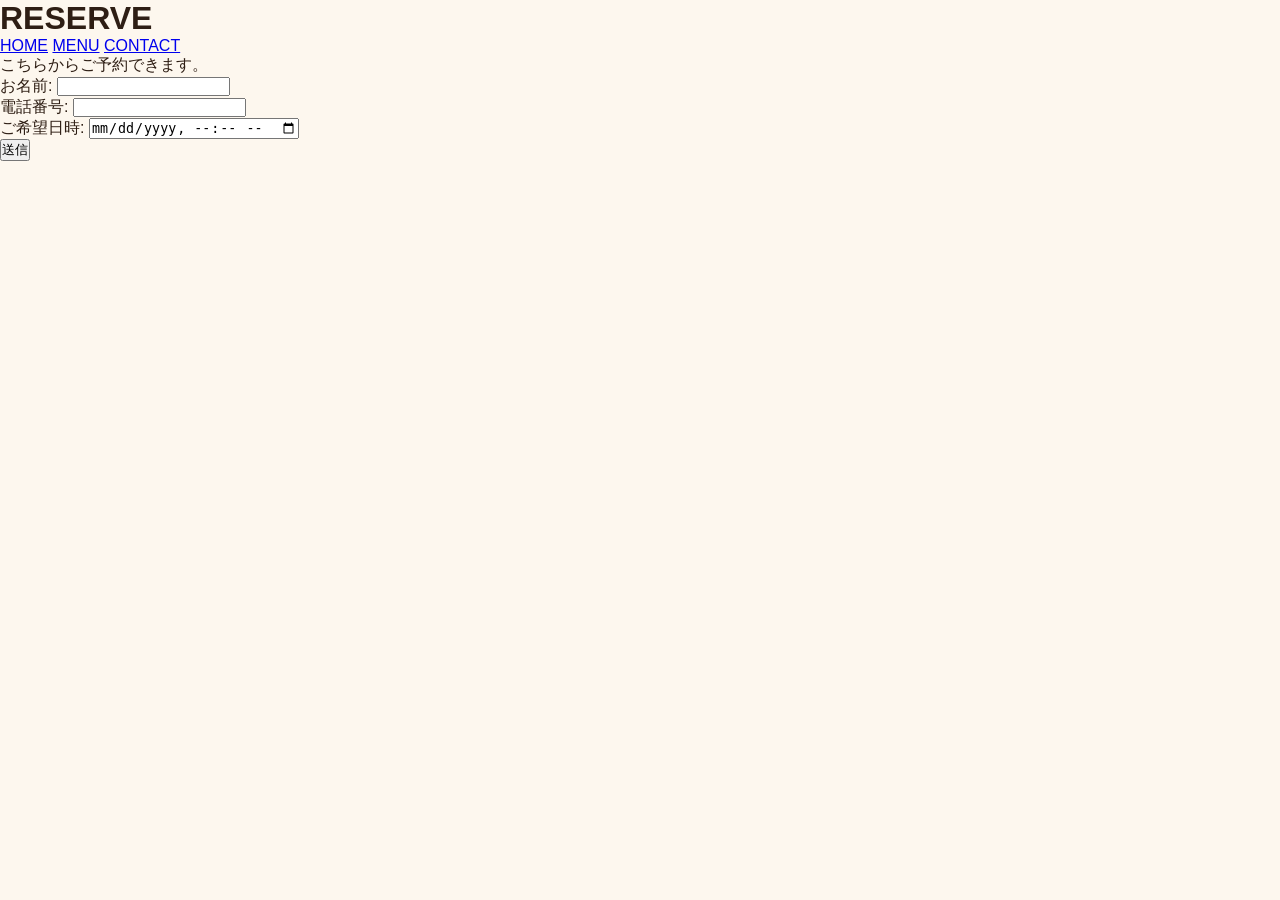
<file: reservation.html>
<!DOCTYPE html>
<html lang="ja">
<head>
  <meta charset="UTF-8">
  <meta name="viewport" content="width=device-width, initial-scale=1.0">
  <title>RESERVE</title>
  <link rel="stylesheet" href="style.css">
</head>
<body>
  <header>
    <h1>RESERVE</h1>
    <nav>
<a href="index.html">HOME</a>
<a href="menu.html">MENU</a>
<a href="contact.html">CONTACT</a>
</nav>
    <p>こちらからご予約できます。</p>
  </header>

  <form action="mailto:あなたのメールアドレス" method="post" enctype="text/plain">
    <p>お名前: <input type="text" name="name" required></p>
    <p>電話番号: <input type="tel" name="tel" required></p>
    <p>ご希望日時: <input type="datetime-local" name="date" required></p>
    <p><button type="submit">送信</button></p>
  </form>
</body>
</html>
</file>
<file: style.css>
/* ============================================
   LUANA — Hawaiian Luxury Resort
   Inspired by Halekulani × Four Seasons Hualalai
   ============================================ */

:root {
  --lagoon:     #0a7a7a;
  --lagoon-lt:  #12a3a3;
  --deep:       #083a3a;
  --sunset:     #d9714e;
  --sunset-lt:  #f0a882;
  --sand:       #f4e8d4;
  --sand-dk:    #e8d4b8;
  --palm:       #2a5c3e;
  --gold:       #c9a058;
  --gold-lt:    #e8d0a0;
  --cream:      #fdf7ee;
  --white:      #ffffff;
  --ink:        #0d2828;
  --text:       #2e1e14;
  --text-lt:    #6b5040;
}

*, *::before, *::after { box-sizing: border-box; margin: 0; padding: 0; }
html { scroll-behavior: smooth; }

body {
  font-family: 'Noto Sans JP', sans-serif;
  font-weight: 300;
  color: var(--text);
  overflow-x: hidden;
  background: var(--cream);
  cursor: none;
}

.cursor {
  position: fixed; width: 10px; height: 10px;
  background: var(--lagoon-lt); border-radius: 50%;
  pointer-events: none; z-index: 9999;
  transform: translate(-50%,-50%);
  transition: width .25s, height .25s, opacity .25s;
  mix-blend-mode: multiply;
}
.cursor.grow { width: 32px; height: 32px; opacity: .4; }
@media (hover:none){ .cursor{ display:none; } }

.reveal {
  opacity: 0; transform: translateY(36px);
  transition: opacity .85s cubic-bezier(.22,1,.36,1),
              transform .85s cubic-bezier(.22,1,.36,1);
}
.reveal.in-view { opacity: 1; transform: translateY(0); }

/* Tokens */
.tag-line    { font-size: 11px; letter-spacing: .38em; text-transform: uppercase; margin-bottom: 14px; display: block; }
.title-serif { font-family: 'Cormorant Garamond', serif; font-size: clamp(40px,6.5vw,70px); font-weight: 300; line-height: 1.08; letter-spacing: .04em; }
.title-serif em { font-style: italic; }
.gold-bar    { width: 44px; height: 1px; background: var(--gold); margin-bottom: 28px; }
.center      { text-align: center; }
.center .gold-bar { margin-left: auto; margin-right: auto; }
.body-prose  { font-size: 15px; font-weight: 300; line-height: 2.2; }

/* ============================================  HERO  */
.hero {
  position: relative; height: 100svh; min-height: 620px;
  display: flex; align-items: center; justify-content: center; overflow: hidden;
}
.hero-video {
  position: absolute; inset: 0; width: 100%; height: 100%;
  object-fit: cover; z-index: 0;
}
.hero-veil {
  position: absolute; inset: 0; z-index: 1;
  background: linear-gradient(165deg, rgba(8,58,58,.72) 0%, rgba(10,122,122,.36) 45%, rgba(8,58,58,.82) 100%);
}
.hero-leaves {
  position: absolute; inset: 0; z-index: 2; pointer-events: none; overflow: hidden;
}
.hero-leaves svg { position: absolute; }

.hero-content {
  position: relative; z-index: 3; text-align: center; padding: 0 24px;
  animation: fadeUp 1.3s cubic-bezier(.22,1,.36,1) both;
}
@keyframes fadeUp {
  from { opacity:0; transform: translateY(26px); }
  to   { opacity:1; transform: translateY(0); }
}
.hero-eyebrow {
  font-size: 11px; letter-spacing: .42em; font-weight: 200;
  color: rgba(232,208,160,.85); margin-bottom: 18px;
  animation: fadeUp 1.3s .15s cubic-bezier(.22,1,.36,1) both;
}
.hero-plumeria { width: 54px; margin: 0 auto 16px; animation: fadeUp 1.3s .25s cubic-bezier(.22,1,.36,1) both; }
.hero-title {
  font-family: 'Cormorant Garamond', serif;
  font-size: clamp(88px,17vw,152px);
  font-weight: 300; font-style: italic; color: var(--white);
  letter-spacing: .06em; line-height: .92; margin-bottom: 22px;
  text-shadow: 0 6px 60px rgba(0,0,0,.22);
  animation: fadeUp 1.3s .32s cubic-bezier(.22,1,.36,1) both;
}
.hero-tagline {
  font-family: 'Noto Serif JP', serif; font-weight: 200;
  font-size: clamp(13px,2vw,17px); letter-spacing: .22em;
  color: rgba(255,255,255,.72); margin-bottom: 44px; line-height: 2;
  animation: fadeUp 1.3s .45s cubic-bezier(.22,1,.36,1) both;
}
.hero-cta {
  display: inline-flex; align-items: center; gap: 14px;
  padding: 15px 40px;
  border: 1px solid rgba(201,160,88,.55);
  background: rgba(10,122,122,.2); backdrop-filter: blur(12px);
  color: var(--gold-lt); text-decoration: none;
  font-size: 12px; letter-spacing: .28em; text-transform: uppercase;
  transition: background .35s, border-color .35s, color .35s;
  animation: fadeUp 1.3s .58s cubic-bezier(.22,1,.36,1) both;
}
.hero-cta:hover { background: var(--gold); border-color: var(--gold); color: var(--ink); }
/* ============================================  HERO BADGE (FIXED)  */
/* ============================================  HERO BADGE (FIXED)  */
.hero-badge {
  position: absolute;
  bottom: 56px;
  right: 48px;
  width: 96px;
  height: 96px;
  z-index: 3;
  color: rgba(255,255,255,0.42);
  background: transparent;
  /* 文字だけを回転させる */
  animation: spinBadge 20s linear infinite, fadeUp 1.3s 0.8s cubic-bezier(0.22, 1, 0.36, 1) both;
}

.badge-center {
  /* 親の回転の影響を受けないように配置 */
  position: absolute;
  top: 50%;
  left: 50%;
  /* translate(-50%, -50%) で正確な中心に固定 */
  /* ここに逆回転(spinRev)をかけることで、親の回転を打ち消して正面を向かせます */
  transform: translate(-50%, -50%);
  width: 56px;
  height: 56px;
  border-radius: 50%;
  overflow: hidden;
  background-color: white; 
  border: 1px solid var(--gold-lt);
  display: flex;
  align-items: center;
  justify-content: center;
  /* 逆回転のアニメーション */
  animation: spinRev 20s linear infinite;
}

.badge-center img {
  width: 80%; /* 余白を持たせてロゴを綺麗に見せる */
  height: 80%;
  object-fit: contain;
  display: block;
}

/* アニメーション定義：ここがポイント */
@keyframes spinBadge {
  /* 親は真ん中(translate)を維持したまま回る */
  from { transform: rotate(0deg); }
  to   { transform: rotate(360deg); }
}

@keyframes spinRev {
  /* 子は真ん中(translate)に固定したまま、親と逆方向に回って打ち消す */
  from { transform: translate(-50%, -50%) rotate(0deg); }
  to   { transform: translate(-50%, -50%) rotate(-360deg); }
}
.hero-scroll {
  position: absolute; bottom: 24px; left: 50%; transform: translateX(-50%);
  z-index: 3; display: flex; flex-direction: column; align-items: center; gap: 10px;
  color: rgba(255,255,255,.32); font-size: 9px; letter-spacing: .38em;
}
.scroll-bar {
  width: 1px; height: 44px;
  background: linear-gradient(to bottom, var(--gold), transparent);
  animation: scrollDrop 2s ease-in-out infinite;
}
@keyframes scrollDrop {
  0%  { transform: scaleY(0); transform-origin: top; }
  50% { transform: scaleY(1); transform-origin: top; }
  51% { transform: scaleY(1); transform-origin: bottom; }
  100%{ transform: scaleY(0); transform-origin: bottom; }
}

/* ============================================  WAVE DIVIDER  */
.wave-divider { display: block; width: 100%; overflow: hidden; line-height: 0; }
.wave-divider svg { display: block; width: 100%; }

/* ============================================  NAV  */
#nav {
  position: fixed; top: 0; left: 0; right: 0; z-index: 200;
  display: flex; align-items: center; justify-content: space-between;
  padding: 22px 52px; transition: background .4s, padding .4s;
}
#nav.solid {
  background: rgba(8,58,58,.94); backdrop-filter: blur(20px);
  padding: 15px 52px; border-bottom: 1px solid rgba(201,160,88,.15);
}
.nav-brand {
  font-family: 'Cormorant Garamond', serif;
  font-size: 26px; font-style: italic; font-weight: 300;
  color: var(--white); text-decoration: none; letter-spacing: .1em; transition: color .3s;
}
.nav-brand:hover { color: var(--gold-lt); }
.nav-links { display: flex; align-items: center; gap: 4px; }
.nav-links a {
  text-decoration: none; padding: 8px 16px;
  color: rgba(255,255,255,.6); font-size: 12px; letter-spacing: .15em; text-transform: uppercase; transition: color .25s;
}
.nav-links a:hover { color: var(--white); }
.nav-links a.nav-btn { border: 1px solid rgba(201,160,88,.5); color: var(--gold-lt); margin-left: 8px; }
.nav-links a.nav-btn:hover { background: var(--gold); border-color: var(--gold); color: var(--ink); }
.nav-hamburger { display: none; flex-direction: column; gap: 6px; background: none; border: none; cursor: pointer; padding: 4px; }
.nav-hamburger span { display: block; width: 26px; height: 1px; background: var(--white); transition: transform .3s, opacity .3s; }
.nav-hamburger.open span:first-child { transform: rotate(45deg) translate(5px,5px); }
.nav-hamburger.open span:last-child  { transform: rotate(-45deg) translate(5px,-5px); }
.mobile-menu {
  position: fixed; inset: 0; background: var(--deep); z-index: 190;
  display: flex; flex-direction: column; align-items: center; justify-content: center;
  gap: 28px; opacity: 0; pointer-events: none; transition: opacity .4s;
}
.mobile-menu.open { opacity: 1; pointer-events: auto; }
.mm-link { font-family: 'Cormorant Garamond', serif; font-size: 34px; font-style: italic; color: var(--white); text-decoration: none; letter-spacing: .12em; transition: color .25s; }
.mm-link:hover { color: var(--gold-lt); }
.mm-reserve { font-family: 'Noto Sans JP', sans-serif; font-style: normal; font-size: 13px; border: 1px solid var(--gold); color: var(--gold) !important; padding: 13px 38px; letter-spacing: .22em; }

/* ============================================  MARQUEE  */
.marquee-wrap { background: linear-gradient(90deg, var(--lagoon), var(--lagoon-lt), var(--lagoon)); padding: 13px 0; overflow: hidden; }
.marquee-track { display: flex; white-space: nowrap; width: max-content; animation: marquee 24s linear infinite; }
.marquee-track span { font-size: 11px; letter-spacing: .32em; text-transform: uppercase; color: rgba(255,255,255,.85); padding: 0 22px; font-weight: 300; }
.marquee-dot { color: rgba(232,208,160,.8) !important; padding: 0 6px !important; }
@keyframes marquee { from { transform: translateX(0); } to { transform: translateX(-50%); } }

/* ============================================  SECTIONS  */
.sec-sand {
  background: var(--sand); padding: 92px 52px;
  position: relative; overflow: hidden;
}
.sec-sand .tag-line   { color: var(--lagoon); }
.sec-sand .title-serif { color: var(--deep); }
.sec-sand .title-serif em { color: var(--lagoon); }
.sec-sand .gold-bar   { background: var(--lagoon-lt); }
.sec-sand .body-prose { color: var(--text-lt); }

.sec-deep {
  background: var(--deep); padding: 92px 52px;
  position: relative; overflow: hidden;
}
.sec-deep::before {
  content: ''; position: absolute; top: -80px; left: -80px;
  width: 420px; height: 420px; border-radius: 50%;
  background: radial-gradient(circle, rgba(10,122,122,.16) 0%, transparent 70%);
  pointer-events: none;
}
.sec-deep .tag-line    { color: var(--gold-lt); }
.sec-deep .title-serif { color: var(--white); }
.sec-deep .title-serif em { color: var(--gold-lt); }
.sec-deep .body-prose  { color: rgba(255,255,255,.6); }

.sec-lagoon {
  background: linear-gradient(140deg, var(--lagoon) 0%, #0d6060 100%);
  padding: 92px 52px; position: relative; overflow: hidden;
}
.sec-lagoon .tag-line    { color: var(--gold-lt); }
.sec-lagoon .title-serif { color: var(--white); }
.sec-lagoon .title-serif em { color: var(--gold-lt); }
.sec-lagoon .body-prose  { color: rgba(255,255,255,.65); }

.sec-sunset {
  background: linear-gradient(135deg, #b8543a 0%, var(--sunset) 50%, #e8a062 100%);
  padding: 114px 52px; text-align: center; position: relative; overflow: hidden;
}
.sec-sunset::before {
  content: ''; position: absolute; inset: 0;
  background: radial-gradient(circle at center, rgba(255,255,255,.05) 0%, transparent 65%);
  pointer-events: none;
}
.sec-sunset .tag-line    { color: rgba(255,255,255,.6); }
.sec-sunset .title-serif { color: var(--white); }
.sec-sunset .title-serif em { color: rgba(255,255,255,.88); }

/* tropical leaf accent for sand sections */
.leaf-accent {
  position: absolute; pointer-events: none; opacity: .09;
}
.leaf-accent.br { bottom: -50px; right: -50px; width: 300px; transform: rotate(145deg); }
.leaf-accent.tl { top: -40px; left: -50px; width: 280px; transform: rotate(-30deg); }
.leaf-accent.tr { top: -30px; right: -40px; width: 240px; transform: rotate(40deg); }

/* ============================================  SERVICE split  */
.split-layout { display: flex; gap: 72px; align-items: center; }
.split-text   { flex: 1; }
.split-image  { flex: 0 0 420px; position: relative; }
.split-image img { width: 100%; height: 520px; object-fit: cover; display: block; border-radius: 4px; }
.img-corner-tl {
  position: absolute; top: -12px; right: -12px; width: 72px; height: 72px;
  border-top: 1px solid var(--gold); border-right: 1px solid var(--gold); opacity: .5; pointer-events: none;
}
.img-corner-br {
  position: absolute; bottom: -12px; left: -12px; width: 72px; height: 72px;
  border-bottom: 1px solid var(--gold); border-left: 1px solid var(--gold); opacity: .5; pointer-events: none;
}
.feature-list { list-style: none; margin-top: 28px; display: flex; flex-direction: column; gap: 14px; }
.feature-list li { display: flex; align-items: center; gap: 14px; font-size: 14px; letter-spacing: .08em; color: rgba(255,255,255,.52); }
.feature-list li .fi { color: var(--gold-lt); font-size: 10px; }

/* ============================================  ABOUT staggered  */
.stag-grid { display: grid; grid-template-columns: 1fr 180px 1fr; gap: 28px; align-items: center; margin: 52px 0; }
.stag-img { overflow: hidden; border-radius: 4px; }
.stag-img img { width: 100%; height: 370px; object-fit: cover; display: block; transition: transform .7s ease; }
.stag-img:hover img { transform: scale(1.05); }
.stag-top { transform: translateY(-22px); }
.stag-btm { transform: translateY(22px); }
.stag-mid  { text-align: center; }
.stag-quote { font-family: 'Noto Serif JP', serif; font-size: 14px; font-weight: 200; line-height: 2.6; letter-spacing: .07em; color: var(--lagoon); }
.stag-plumeria { width: 36px; margin: 0 auto 14px; opacity: .5; }

/* ============================================  GALLERY  */
.masonry { display: grid; grid-template-columns: repeat(3,1fr); grid-auto-rows: 220px; gap: 10px; margin: 44px 0; }
.m-item { position: relative; overflow: hidden; border-radius: 4px; }
.m-item img { width: 100%; height: 100%; object-fit: cover; display: block; transition: transform .7s ease, filter .5s ease; }
.m-item:hover img { transform: scale(1.06); filter: saturate(1.15) brightness(.88); }
.m-hover { position: absolute; inset: 0; background: linear-gradient(to top, rgba(8,58,58,.45), transparent); opacity: 0; transition: opacity .4s; }
.m-item:hover .m-hover { opacity: 1; }
.m-tall { grid-row: span 2; }
.m-wide { grid-column: span 2; }

/* ============================================  INSTAGRAM  */
.insta-btn {
  display: inline-flex; align-items: center; gap: 14px;
  margin-top: 18px; padding: 16px 44px; border-radius: 4px;
  border: 1px solid var(--lagoon); color: var(--lagoon);
  text-decoration: none; font-size: 14px; letter-spacing: .15em;
  transition: background .35s, color .35s, border-color .35s;
}
.insta-btn i { font-size: 20px; }
.insta-btn:hover { background: linear-gradient(135deg,#f09433,#e6683c,#dc2743,#cc2366,#bc1888); color: var(--white); border-color: transparent; }

/* ============================================  SCHEDULE  */
.schedule-img img { width: 100%; max-width: 480px; height: auto; border-radius: 4px; box-shadow: 0 12px 40px rgba(8,58,58,.18); display: block; margin: 0 auto; }

/* ============================================  STAFF  */
.staff-layout { display: flex; gap: 72px; align-items: center; max-width: 1000px; margin: 0 auto; }
.staff-img-side { flex: 0 0 300px; text-align: center; position: relative; }
.staff-photo img { width: 270px; height: 270px; object-fit: cover; border-radius: 50%; border: 1px solid rgba(201,160,88,.3); box-shadow: 0 20px 60px rgba(0,0,0,.28); display: block; margin: 0 auto; }
.staff-plumeria { position: absolute; top: -20px; right: -10px; width: 58px; opacity: .5; }
.staff-cert { margin-top: 18px; font-size: 11px; letter-spacing: .16em; color: var(--gold-lt); line-height: 2; }
.staff-cert small { color: rgba(255,255,255,.3); font-size: 10px; }
.staff-text-side { flex: 1; }
.staff-name { font-family: 'Cormorant Garamond', serif; font-size: 62px; font-style: italic; font-weight: 300; color: var(--white); letter-spacing: .06em; line-height: 1; margin-bottom: 20px; }

/* ============================================  CTA  */
.cta-inner { max-width: 560px; margin: 0 auto; }
.cta-title { font-family: 'Cormorant Garamond', serif; font-size: clamp(36px,5.5vw,58px); font-weight: 300; line-height: 1.25; color: var(--white); margin-bottom: 38px; }
.cta-title em { font-style: italic; }
.cta-btn { display: inline-flex; align-items: center; gap: 16px; padding: 16px 48px; background: var(--ink); color: var(--gold-lt); text-decoration: none; font-size: 13px; letter-spacing: .26em; text-transform: uppercase; border-radius: 2px; transition: background .3s, transform .3s; }
.cta-btn:hover { background: var(--deep); transform: translateY(-3px); }
.cta-note { margin-top: 18px; font-size: 12px; letter-spacing: .12em; color: rgba(255,255,255,.55); }

/* ============================================  ACCESS  */
.access-grid { display: flex; gap: 40px; align-items: flex-start; max-width: 900px; margin: 36px auto 0; text-align: left; }
.access-info { flex: 0 0 260px; }
.access-row { padding: 18px 0; border-bottom: 1px solid rgba(8,58,58,.1); display: flex; flex-direction: column; gap: 4px; }
.access-label { font-size: 10px; letter-spacing: .3em; color: var(--lagoon); text-transform: uppercase; }
.access-val { font-size: 14px; color: var(--text); line-height: 1.9; font-weight: 300; }
.access-link { margin-top: 22px; display: inline-block; font-size: 12px; letter-spacing: .2em; color: var(--lagoon); text-decoration: none; transition: opacity .2s; }
.access-link:hover { opacity: .7; }
.access-map { flex: 1; }
.access-map iframe { width: 100%; height: 320px; border: 0; border-radius: 4px; filter: saturate(.85) hue-rotate(10deg); }

/* ============================================  FOOTER  */
footer { background: var(--deep); border-top: 1px solid rgba(201,160,88,.12); }
.footer-top { padding: 80px 40px 50px; text-align: center; }
.footer-plumeria { width: 48px; margin: 0 auto 18px; opacity: .45; }
.footer-logo { font-family: 'Cormorant Garamond', serif; font-size: 52px; font-style: italic; font-weight: 300; color: var(--white); letter-spacing: .1em; margin-bottom: 8px; }
.footer-sub { font-size: 11px; letter-spacing: .32em; color: var(--gold); margin-bottom: 36px; }
.footer-links { display: flex; justify-content: center; gap: 4px; flex-wrap: wrap; margin-bottom: 28px; }
.footer-links a { color: rgba(255,255,255,.3); text-decoration: none; font-size: 12px; letter-spacing: .16em; padding: 6px 14px; transition: color .25s; }
.footer-links a:hover { color: var(--white); }
.footer-insta { display: inline-flex; width: 40px; height: 40px; align-items: center; justify-content: center; border: 1px solid rgba(255,255,255,.14); border-radius: 50%; color: rgba(255,255,255,.4); font-size: 16px; text-decoration: none; transition: border-color .3s, color .3s; }
.footer-insta:hover { border-color: var(--gold); color: var(--gold); }
.footer-bottom { border-top: 1px solid rgba(255,255,255,.05); padding: 20px; text-align: center; font-size: 11px; letter-spacing: .15em; color: rgba(255,255,255,.18); }

/* ============================================  RESPONSIVE  */
@media (max-width:920px){
  .sec-sand,.sec-deep,.sec-lagoon,.sec-sunset{ padding:76px 36px; }
  .split-layout{ flex-direction:column-reverse; gap:44px; }
  .split-image{ flex:none; width:100%; }
  .split-image img{ height:340px; }
  .staff-layout{ flex-direction:column; gap:36px; }
  .staff-img-side{ flex:none; }
  .staff-text-side{ text-align:center; }
  .staff-text-side .gold-bar{ margin:0 auto 28px; }
  .stag-grid{ grid-template-columns:1fr; gap:0; }
  .stag-top,.stag-btm{ transform:none; }
  .stag-img img{ height:260px; }
  .stag-mid{ padding:28px 0; }
  .access-grid{ flex-direction:column; }
  .access-info{ flex:none; width:100%; }
  .masonry{ grid-template-columns:repeat(2,1fr); }
  .m-wide{ grid-column:span 2; }
}
@media (max-width:640px){
  #nav{ padding:18px 22px; } #nav.solid{ padding:13px 22px; }
  .nav-links{ display:none; }
  .nav-hamburger{ display:flex; }
  .masonry{ grid-auto-rows:155px; }
  .hide-sp{ display:none; }
  .m-wide{ grid-column:span 1; }
  .hero-badge{ width:72px; height:72px; right:16px; bottom:48px; }
  .staff-name{ font-size:46px; }
  .footer-logo{ font-size:38px; }
  .img-corner-tl,.img-corner-br{ display:none; }
}
/* ============================================  GALLERY CAROUSEL  */
.carousel-wrap {
  position: relative; margin: 44px 0 0;
}
.carousel-track {
  display: flex; gap: 12px; overflow-x: auto; scroll-snap-type: x mandatory;
  -webkit-overflow-scrolling: touch; scrollbar-width: none; padding-bottom: 6px;
  cursor: grab; user-select: none;
}
.carousel-track::-webkit-scrollbar { display: none; }
.carousel-track.is-dragging { cursor: grabbing; scroll-snap-type: none; }

.c-item {
  flex: 0 0 300px; height: 260px; position: relative;
  overflow: hidden; border-radius: 4px; scroll-snap-align: start;
  transition: flex-basis .35s ease;
}
.c-item.c-tall { flex: 0 0 300px; height: 260px; }
.c-item img { width: 100%; height: 100%; object-fit: cover; display: block; transition: transform .7s ease, filter .5s ease; pointer-events: none; }
.c-item:hover img { transform: scale(1.06); filter: saturate(1.15) brightness(.88); }
.c-hover {
  position: absolute; inset: 0;
  background: linear-gradient(to top, rgba(8,58,58,.45), transparent);
  opacity: 0; transition: opacity .4s;
}
.c-item:hover .c-hover { opacity: 1; }

/* 矢印 */
.carousel-arrow {
  position: absolute; top: 50%; transform: translateY(-50%); z-index: 10;
  width: 44px; height: 44px; border-radius: 50%;
  border: 1px solid rgba(201,160,88,.45);
  background: rgba(8,58,58,.72); backdrop-filter: blur(12px);
  color: var(--gold-lt); cursor: pointer;
  display: flex; align-items: center; justify-content: center;
  transition: background .3s, border-color .3s, opacity .3s; opacity: .8;
}
.carousel-arrow:hover { background: var(--gold); border-color: var(--gold); color: var(--ink); opacity: 1; }
.carousel-arrow.prev { left: -22px; }
.carousel-arrow.next { right: -22px; }
.carousel-arrow:disabled { opacity: .2; pointer-events: none; }

/* ドット */
.carousel-dots {
  display: flex; justify-content: center; gap: 8px; margin-top: 22px;
}
.carousel-dots span {
  width: 6px; height: 6px; border-radius: 50%;
  background: rgba(255,255,255,.18); transition: background .3s, transform .3s;
  cursor: pointer;
}
.carousel-dots span.active { background: var(--gold); transform: scale(1.3); }

@media (max-width:640px){
  .carousel-arrow.prev { left: 4px; }
  .carousel-arrow.next { right: 4px; }
  .c-item { flex: 0 0 240px; height: 210px; }
  .c-item.c-tall { flex: 0 0 240px; height: 210px; }
}
</file>
